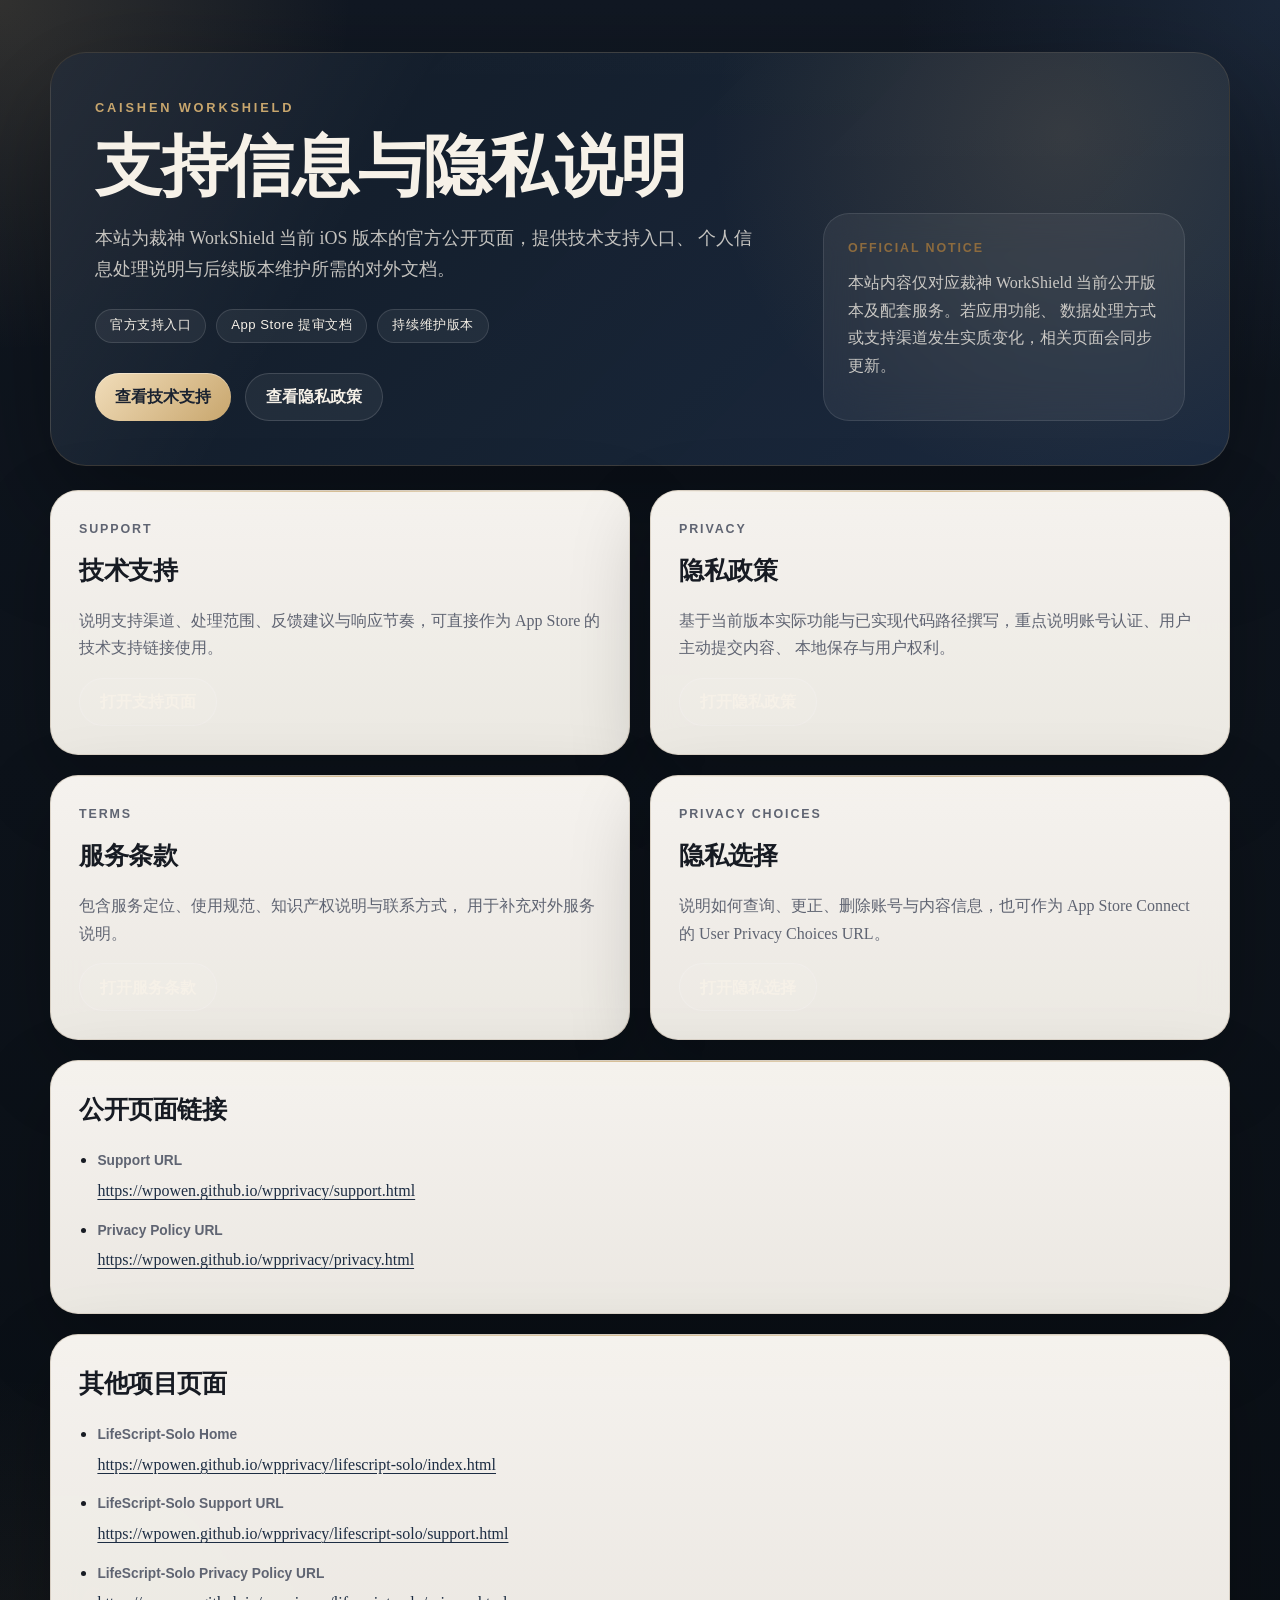
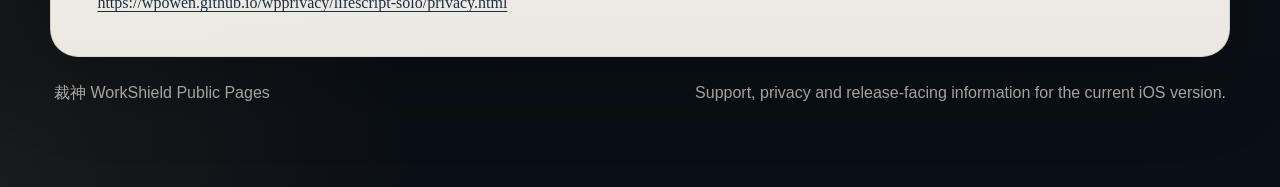
<file: index.html>
<!DOCTYPE html>
<html lang="zh-CN">
  <head>
    <meta charset="UTF-8" />
    <meta name="viewport" content="width=device-width, initial-scale=1.0" />
    <title>裁神 WorkShield | 支持与隐私</title>
    <meta
      name="description"
      content="裁神 WorkShield 官方支持与隐私页面。"
    />
    <link rel="stylesheet" href="./styles.css" />
  </head>
  <body class="landing-page">
    <main class="site-shell">
      <header class="hero-block">
        <div class="hero-copy">
          <p class="eyebrow">CaiShen WorkShield</p>
          <h1>支持信息与隐私说明</h1>
          <p class="hero-lead">
            本站为裁神 WorkShield 当前 iOS 版本的官方公开页面，提供技术支持入口、
            个人信息处理说明与后续版本维护所需的对外文档。
          </p>
          <div class="hero-strip">
            <span>官方支持入口</span>
            <span>App Store 提审文档</span>
            <span>持续维护版本</span>
          </div>
          <div class="hero-actions">
            <a class="primary-link" href="./support.html">查看技术支持</a>
            <a class="secondary-link" href="./privacy.html">查看隐私政策</a>
          </div>
        </div>

        <div class="hero-note">
          <p class="note-label">Official Notice</p>
          <p class="note-text">
            本站内容仅对应裁神 WorkShield 当前公开版本及配套服务。若应用功能、
            数据处理方式或支持渠道发生实质变化，相关页面会同步更新。
          </p>
        </div>
      </header>

      <section class="intro-grid">
        <article class="feature-panel">
          <p class="feature-kicker">Support</p>
          <h2>技术支持</h2>
          <p>
            说明支持渠道、处理范围、反馈建议与响应节奏，可直接作为 App Store 的
            技术支持链接使用。
          </p>
          <a class="inline-link" href="./support.html">打开支持页面</a>
        </article>

        <article class="feature-panel">
          <p class="feature-kicker">Privacy</p>
          <h2>隐私政策</h2>
          <p>
            基于当前版本实际功能与已实现代码路径撰写，重点说明账号认证、用户主动提交内容、
            本地保存与用户权利。
          </p>
          <a class="inline-link" href="./privacy.html">打开隐私政策</a>
        </article>
      </section>

      <section class="intro-grid intro-grid-secondary">
        <article class="feature-panel">
          <p class="feature-kicker">Terms</p>
          <h2>服务条款</h2>
          <p>
            包含服务定位、使用规范、知识产权说明与联系方式，
            用于补充对外服务说明。
          </p>
          <a class="inline-link" href="./terms.html">打开服务条款</a>
        </article>

        <article class="feature-panel">
          <p class="feature-kicker">Privacy Choices</p>
          <h2>隐私选择</h2>
          <p>
            说明如何查询、更正、删除账号与内容信息，也可作为 App Store Connect 的
            User Privacy Choices URL。
          </p>
          <a class="inline-link" href="./rights.html">打开隐私选择</a>
        </article>
      </section>

      <section class="route-panel">
        <h2>公开页面链接</h2>
        <ul class="route-list">
          <li>
            <span>Support URL</span>
            <a href="https://wpowen.github.io/wpprivacy/support.html">
              https://wpowen.github.io/wpprivacy/support.html
            </a>
          </li>
          <li>
            <span>Privacy Policy URL</span>
            <a href="https://wpowen.github.io/wpprivacy/privacy.html">
              https://wpowen.github.io/wpprivacy/privacy.html
            </a>
          </li>
        </ul>
      </section>

      <section class="route-panel">
        <h2>其他项目页面</h2>
        <ul class="route-list">
          <li>
            <span>LifeScript-Solo Home</span>
            <a href="https://wpowen.github.io/wpprivacy/lifescript-solo/index.html">
              https://wpowen.github.io/wpprivacy/lifescript-solo/index.html
            </a>
          </li>
          <li>
            <span>LifeScript-Solo Support URL</span>
            <a href="https://wpowen.github.io/wpprivacy/lifescript-solo/support.html">
              https://wpowen.github.io/wpprivacy/lifescript-solo/support.html
            </a>
          </li>
          <li>
            <span>LifeScript-Solo Privacy Policy URL</span>
            <a href="https://wpowen.github.io/wpprivacy/lifescript-solo/privacy.html">
              https://wpowen.github.io/wpprivacy/lifescript-solo/privacy.html
            </a>
          </li>
        </ul>
      </section>

      <footer class="site-footer">
        <p>裁神 WorkShield Public Pages</p>
        <p>Support, privacy and release-facing information for the current iOS version.</p>
      </footer>
    </main>
  </body>
</html>
</file>
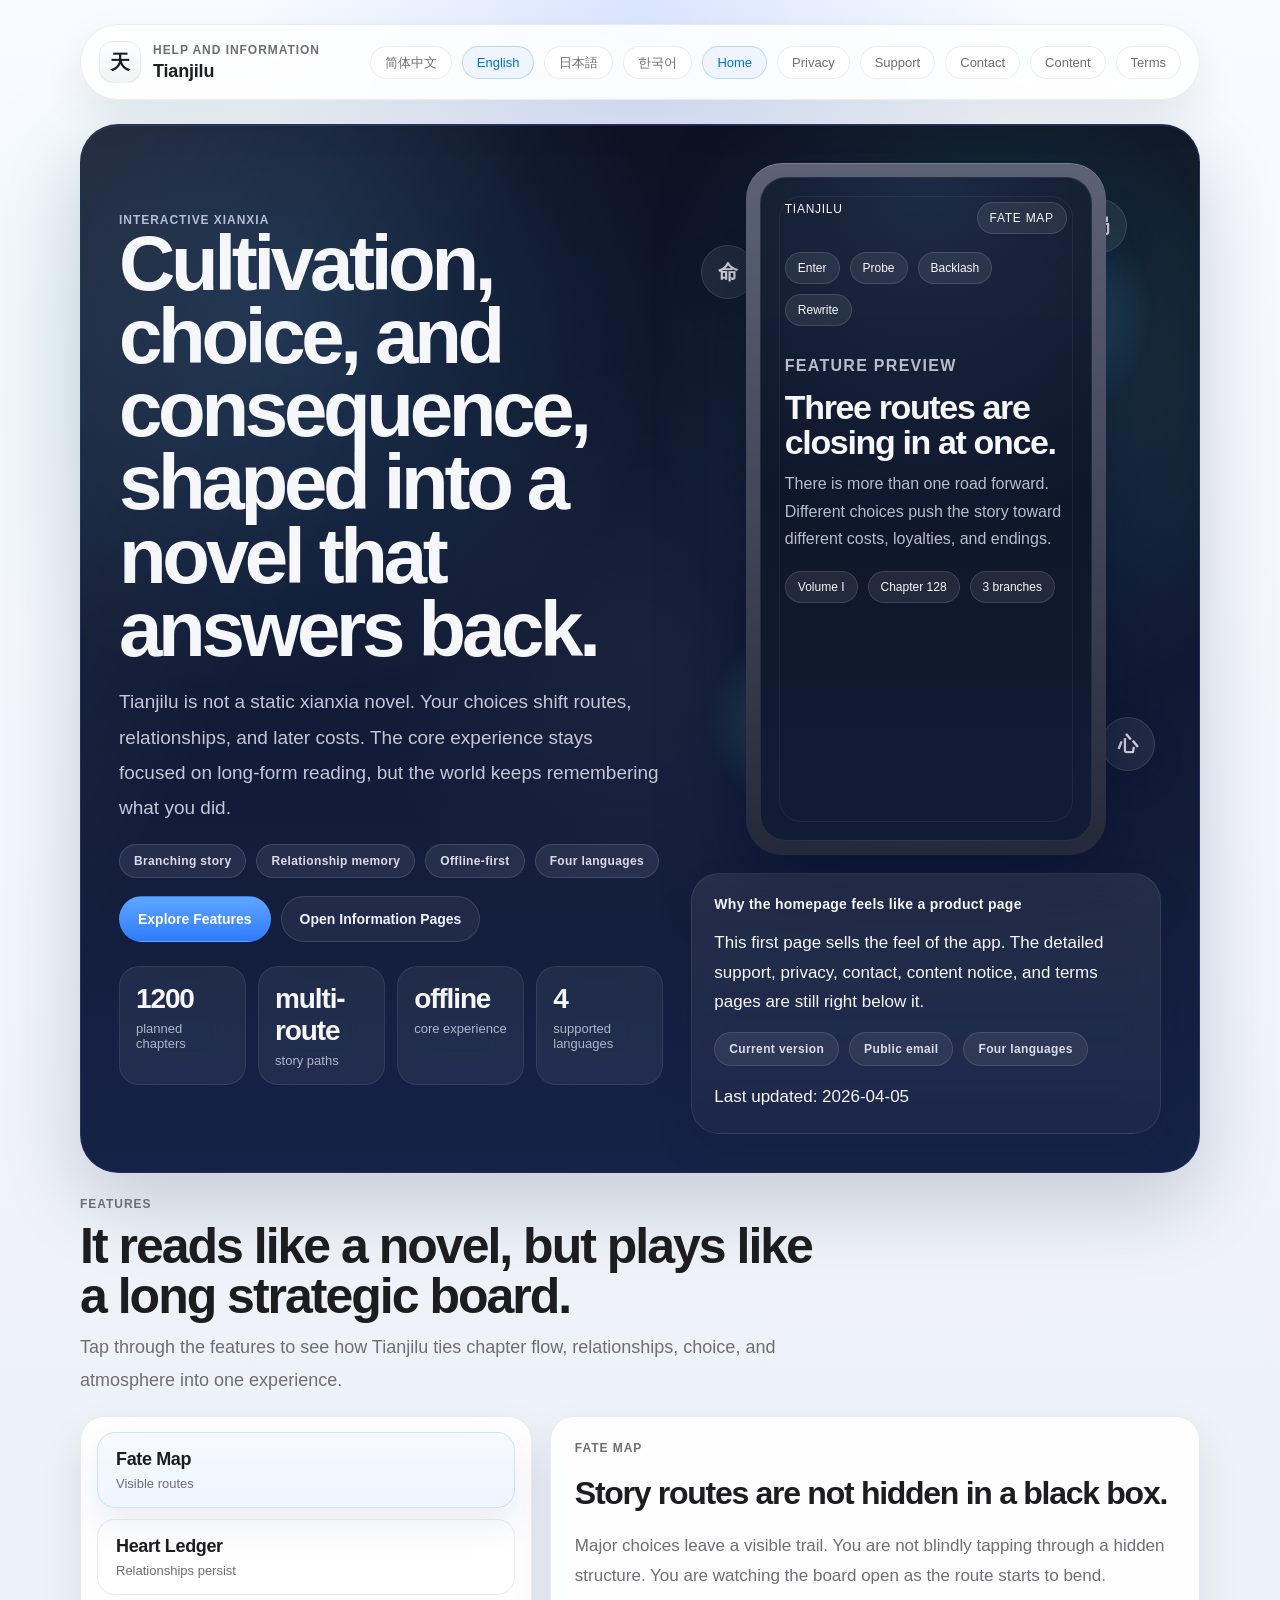
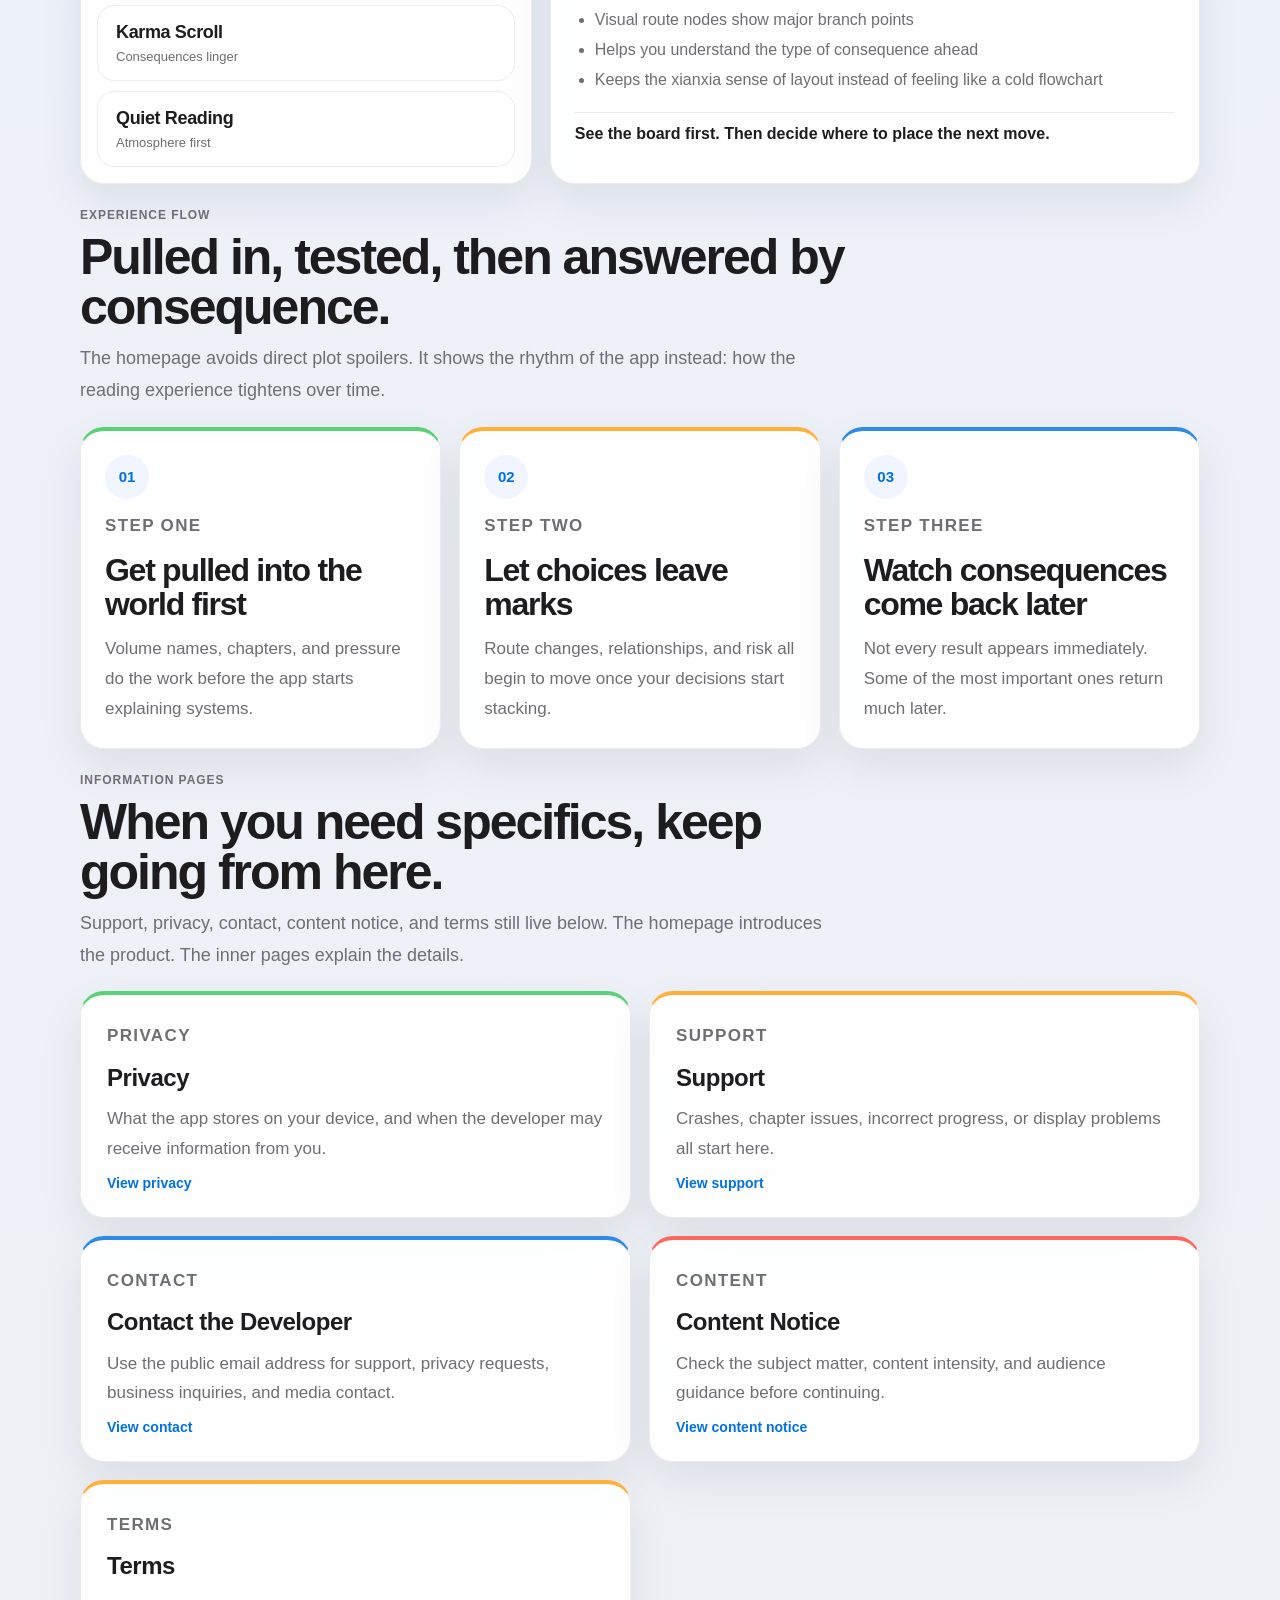
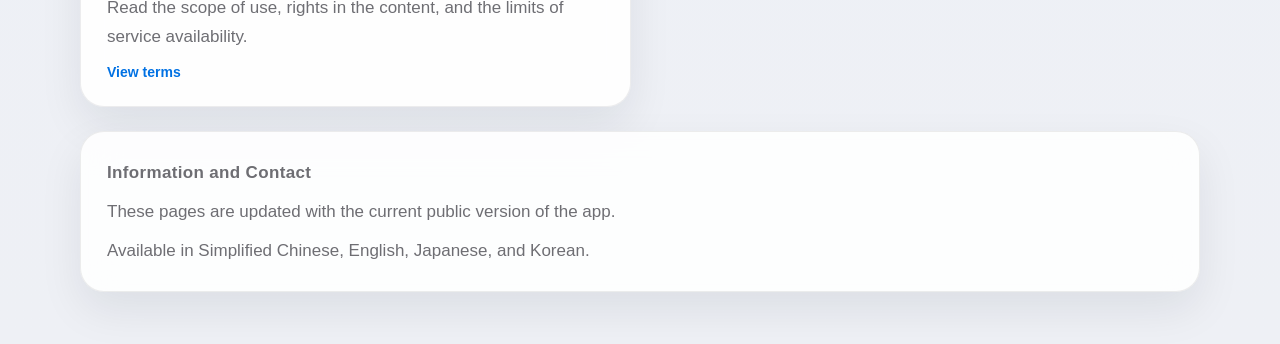
<file: lifescript-solo/index.html>
<!doctype html>
<html lang="zh-Hans">
  <head>
    <meta charset="utf-8" />
    <meta name="viewport" content="width=device-width, initial-scale=1" />
    <title>天机录</title>
    <meta
      name="description"
      content="一部会回应选择的仙侠互动小说。查看功能亮点，并继续访问支持、隐私、联系、内容提示与服务条款。"
    />
    <link rel="stylesheet" href="./styles.css?v=20260405-5" />
    <script defer src="./translations.js?v=20260405-1"></script>
    <script defer src="./copy-overrides.js?v=20260405-5"></script>
    <script defer src="./site.js?v=20260405-5"></script>
  </head>
  <body data-page="home">
    <main id="app" class="page-shell"></main>
    <noscript>
      <main class="page-shell">
        <div class="empty-state">This site requires JavaScript to render multilingual content.</div>
      </main>
    </noscript>
  </body>
</html>
</file>
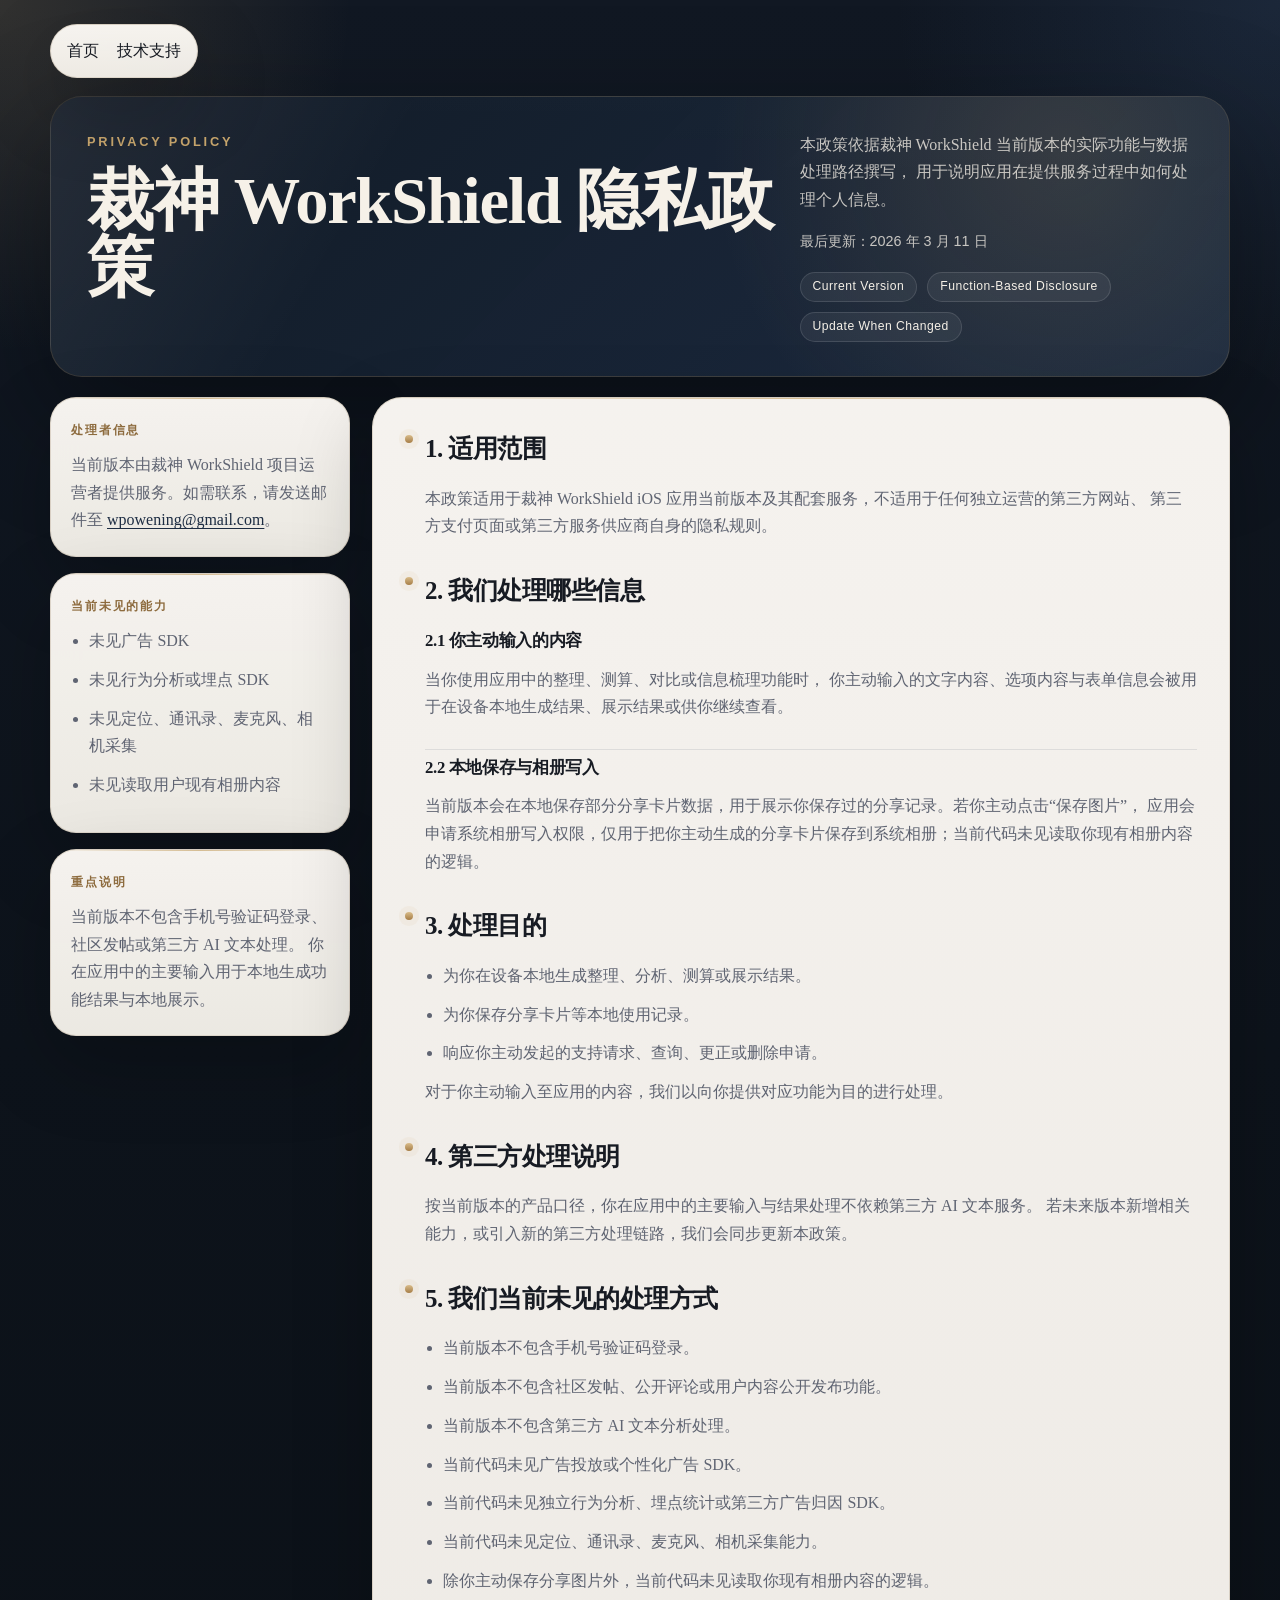
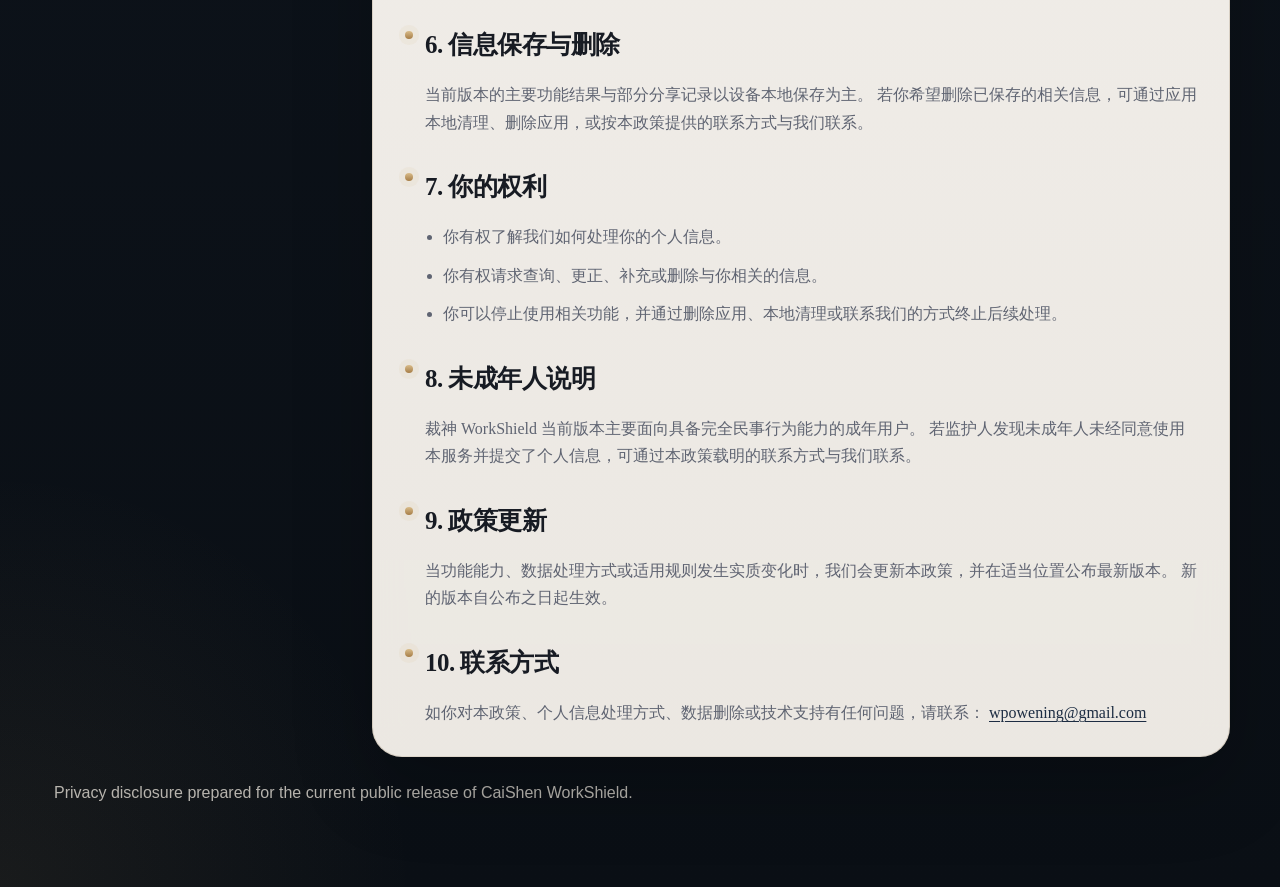
<file: privacy.html>
<!DOCTYPE html>
<html lang="zh-CN">
  <head>
    <meta charset="UTF-8" />
    <meta name="viewport" content="width=device-width, initial-scale=1.0" />
    <title>裁神 WorkShield 隐私政策</title>
    <meta
      name="description"
      content="裁神 WorkShield 隐私政策。"
    />
    <link rel="stylesheet" href="./styles.css" />
  </head>
  <body>
    <main class="site-shell document-shell">
      <nav class="document-nav">
        <a href="./index.html">首页</a>
        <a href="./support.html">技术支持</a>
      </nav>

      <header class="document-hero">
        <div>
          <p class="eyebrow">Privacy Policy</p>
          <h1>裁神 WorkShield 隐私政策</h1>
        </div>
        <div class="meta-stack">
          <p class="document-summary">
            本政策依据裁神 WorkShield 当前版本的实际功能与数据处理路径撰写，
            用于说明应用在提供服务过程中如何处理个人信息。
          </p>
          <p class="policy-meta">最后更新：2026 年 3 月 11 日</p>
          <div class="hero-strip hero-strip-compact">
            <span>Current Version</span>
            <span>Function-Based Disclosure</span>
            <span>Update When Changed</span>
          </div>
        </div>
      </header>

      <section class="document-grid">
        <aside class="document-aside">
          <div class="aside-card">
            <p class="aside-title">处理者信息</p>
            <p class="aside-text">
              当前版本由裁神 WorkShield 项目运营者提供服务。如需联系，请发送邮件至
              <a href="mailto:wpowening@gmail.com">wpowening@gmail.com</a>。
            </p>
          </div>

          <div class="aside-card">
            <p class="aside-title">当前未见的能力</p>
            <ul class="aside-list">
              <li>未见广告 SDK</li>
              <li>未见行为分析或埋点 SDK</li>
              <li>未见定位、通讯录、麦克风、相机采集</li>
              <li>未见读取用户现有相册内容</li>
            </ul>
          </div>

          <div class="aside-card">
            <p class="aside-title">重点说明</p>
            <p class="aside-text">
              当前版本不包含手机号验证码登录、社区发帖或第三方 AI 文本处理。
              你在应用中的主要输入用于本地生成功能结果与本地展示。
            </p>
          </div>
        </aside>

        <article class="document-body">
          <section class="document-section">
            <h2>1. 适用范围</h2>
            <p>
              本政策适用于裁神 WorkShield iOS 应用当前版本及其配套服务，不适用于任何独立运营的第三方网站、
              第三方支付页面或第三方服务供应商自身的隐私规则。
            </p>
          </section>

          <section class="document-section">
            <h2>2. 我们处理哪些信息</h2>
            <div class="legal-block">
              <h3>2.1 你主动输入的内容</h3>
              <p>
                当你使用应用中的整理、测算、对比或信息梳理功能时，
                你主动输入的文字内容、选项内容与表单信息会被用于在设备本地生成结果、展示结果或供你继续查看。
              </p>
            </div>
            <div class="legal-block">
              <h3>2.2 本地保存与相册写入</h3>
              <p>
                当前版本会在本地保存部分分享卡片数据，用于展示你保存过的分享记录。若你主动点击“保存图片”，
                应用会申请系统相册写入权限，仅用于把你主动生成的分享卡片保存到系统相册；当前代码未见读取你现有相册内容的逻辑。
              </p>
            </div>
          </section>

          <section class="document-section">
            <h2>3. 处理目的</h2>
            <ul class="legal-list">
              <li>为你在设备本地生成整理、分析、测算或展示结果。</li>
              <li>为你保存分享卡片等本地使用记录。</li>
              <li>响应你主动发起的支持请求、查询、更正或删除申请。</li>
            </ul>
            <p>
              对于你主动输入至应用的内容，我们以向你提供对应功能为目的进行处理。
            </p>
          </section>

          <section class="document-section">
            <h2>4. 第三方处理说明</h2>
            <p>
              按当前版本的产品口径，你在应用中的主要输入与结果处理不依赖第三方 AI 文本服务。
              若未来版本新增相关能力，或引入新的第三方处理链路，我们会同步更新本政策。
            </p>
          </section>

          <section class="document-section">
            <h2>5. 我们当前未见的处理方式</h2>
            <ul class="legal-list">
              <li>当前版本不包含手机号验证码登录。</li>
              <li>当前版本不包含社区发帖、公开评论或用户内容公开发布功能。</li>
              <li>当前版本不包含第三方 AI 文本分析处理。</li>
              <li>当前代码未见广告投放或个性化广告 SDK。</li>
              <li>当前代码未见独立行为分析、埋点统计或第三方广告归因 SDK。</li>
              <li>当前代码未见定位、通讯录、麦克风、相机采集能力。</li>
              <li>除你主动保存分享图片外，当前代码未见读取你现有相册内容的逻辑。</li>
            </ul>
          </section>

          <section class="document-section">
            <h2>6. 信息保存与删除</h2>
            <p>
              当前版本的主要功能结果与部分分享记录以设备本地保存为主。
              若你希望删除已保存的相关信息，可通过应用本地清理、删除应用，或按本政策提供的联系方式与我们联系。
            </p>
          </section>

          <section class="document-section">
            <h2>7. 你的权利</h2>
            <ul class="legal-list">
              <li>你有权了解我们如何处理你的个人信息。</li>
              <li>你有权请求查询、更正、补充或删除与你相关的信息。</li>
              <li>你可以停止使用相关功能，并通过删除应用、本地清理或联系我们的方式终止后续处理。</li>
            </ul>
          </section>

          <section class="document-section">
            <h2>8. 未成年人说明</h2>
            <p>
              裁神 WorkShield 当前版本主要面向具备完全民事行为能力的成年用户。
              若监护人发现未成年人未经同意使用本服务并提交了个人信息，可通过本政策载明的联系方式与我们联系。
            </p>
          </section>

          <section class="document-section">
            <h2>9. 政策更新</h2>
            <p>
              当功能能力、数据处理方式或适用规则发生实质变化时，我们会更新本政策，并在适当位置公布最新版本。
              新的版本自公布之日起生效。
            </p>
          </section>

          <section class="document-section">
            <h2>10. 联系方式</h2>
            <p>
              如你对本政策、个人信息处理方式、数据删除或技术支持有任何问题，请联系：
              <a href="mailto:wpowening@gmail.com">wpowening@gmail.com</a>
            </p>
          </section>
        </article>
      </section>

      <footer class="site-footer site-footer-light">
        <p>Privacy disclosure prepared for the current public release of CaiShen WorkShield.</p>
      </footer>
    </main>
  </body>
</html>
</file>
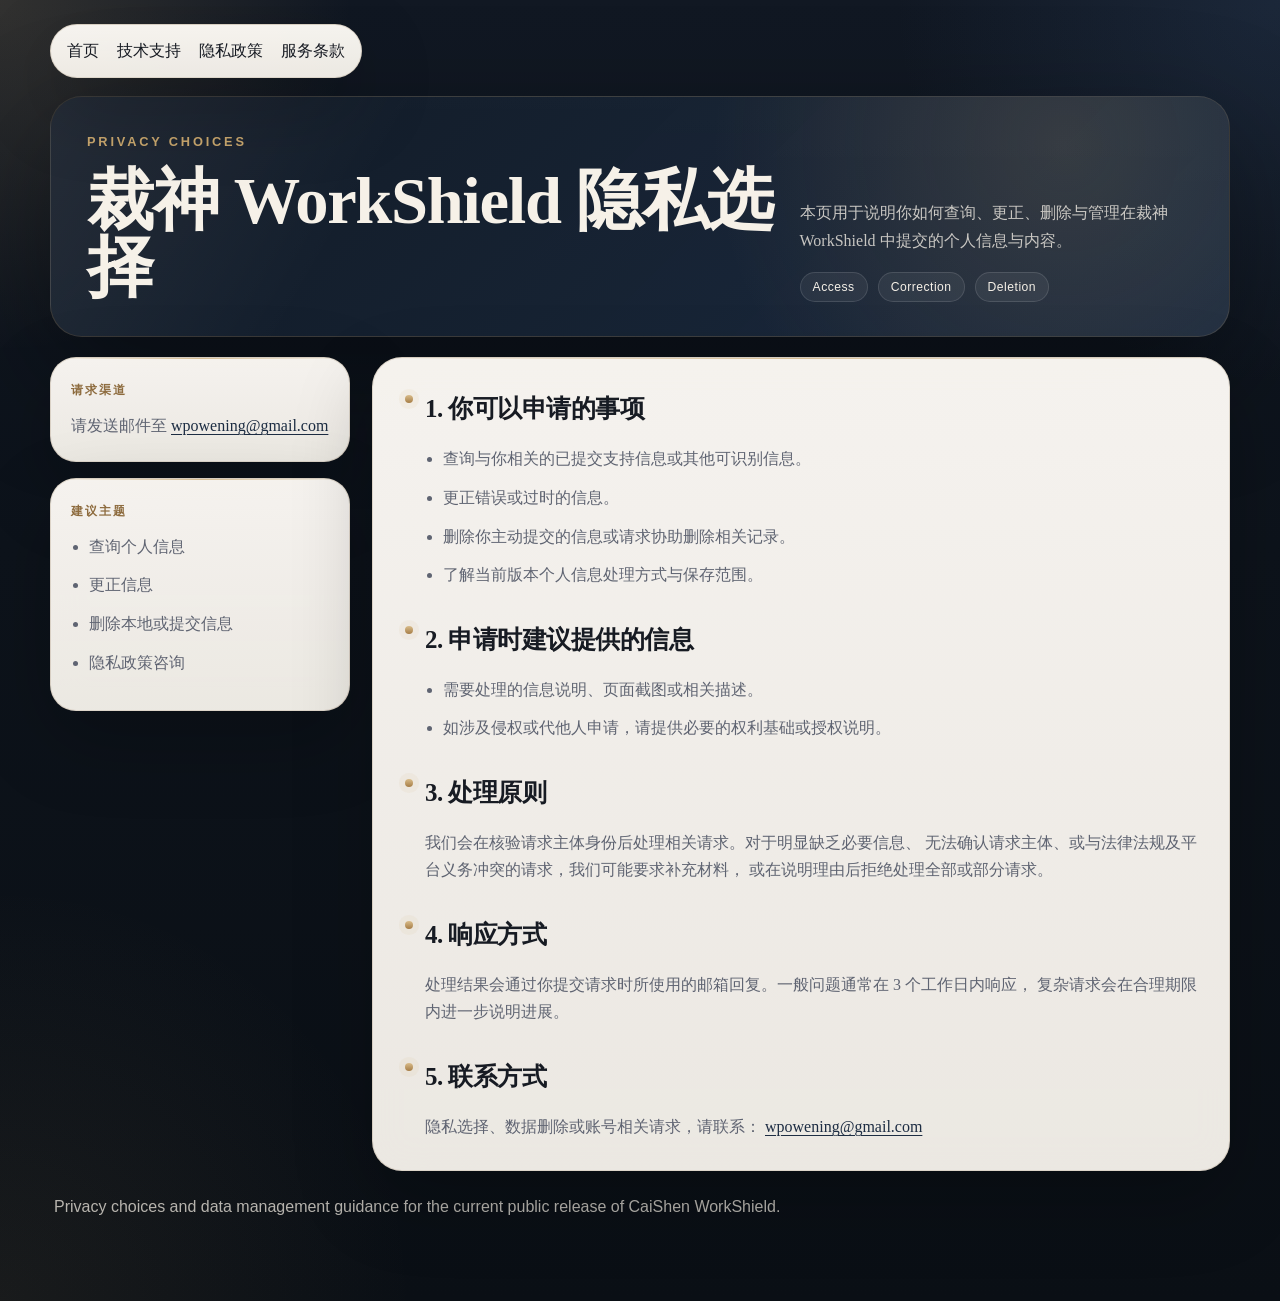
<file: rights.html>
<!DOCTYPE html>
<html lang="zh-CN">
  <head>
    <meta charset="UTF-8" />
    <meta name="viewport" content="width=device-width, initial-scale=1.0" />
    <title>裁神 WorkShield 隐私选择</title>
    <meta
      name="description"
      content="裁神 WorkShield 隐私选择、查询、更正与删除申请说明。"
    />
    <link rel="stylesheet" href="./styles.css" />
  </head>
  <body>
    <main class="site-shell document-shell">
      <nav class="document-nav">
        <a href="./index.html">首页</a>
        <a href="./support.html">技术支持</a>
        <a href="./privacy.html">隐私政策</a>
        <a href="./terms.html">服务条款</a>
      </nav>

      <header class="document-hero">
        <div>
          <p class="eyebrow">Privacy Choices</p>
          <h1>裁神 WorkShield 隐私选择</h1>
        </div>
        <div class="meta-stack">
          <p class="document-summary">
            本页用于说明你如何查询、更正、删除与管理在裁神 WorkShield 中提交的个人信息与内容。
          </p>
          <div class="hero-strip hero-strip-compact">
            <span>Access</span>
            <span>Correction</span>
            <span>Deletion</span>
          </div>
        </div>
      </header>

      <section class="document-grid">
        <aside class="document-aside">
          <div class="aside-card">
            <p class="aside-title">请求渠道</p>
            <p class="aside-text">
              请发送邮件至
              <a href="mailto:wpowening@gmail.com">wpowening@gmail.com</a>
            </p>
          </div>
          <div class="aside-card">
            <p class="aside-title">建议主题</p>
            <ul class="aside-list">
              <li>查询个人信息</li>
              <li>更正信息</li>
              <li>删除本地或提交信息</li>
              <li>隐私政策咨询</li>
            </ul>
          </div>
        </aside>

        <article class="document-body">
          <section class="document-section">
            <h2>1. 你可以申请的事项</h2>
            <ul class="legal-list">
              <li>查询与你相关的已提交支持信息或其他可识别信息。</li>
              <li>更正错误或过时的信息。</li>
              <li>删除你主动提交的信息或请求协助删除相关记录。</li>
              <li>了解当前版本个人信息处理方式与保存范围。</li>
            </ul>
          </section>

          <section class="document-section">
            <h2>2. 申请时建议提供的信息</h2>
            <ul class="legal-list">
              <li>需要处理的信息说明、页面截图或相关描述。</li>
              <li>如涉及侵权或代他人申请，请提供必要的权利基础或授权说明。</li>
            </ul>
          </section>

          <section class="document-section">
            <h2>3. 处理原则</h2>
            <p>
              我们会在核验请求主体身份后处理相关请求。对于明显缺乏必要信息、
              无法确认请求主体、或与法律法规及平台义务冲突的请求，我们可能要求补充材料，
              或在说明理由后拒绝处理全部或部分请求。
            </p>
          </section>

          <section class="document-section">
            <h2>4. 响应方式</h2>
            <p>
              处理结果会通过你提交请求时所使用的邮箱回复。一般问题通常在 3 个工作日内响应，
              复杂请求会在合理期限内进一步说明进展。
            </p>
          </section>

          <section class="document-section">
            <h2>5. 联系方式</h2>
            <p>
              隐私选择、数据删除或账号相关请求，请联系：
              <a href="mailto:wpowening@gmail.com">wpowening@gmail.com</a>
            </p>
          </section>
        </article>
      </section>

      <footer class="site-footer site-footer-light">
        <p>Privacy choices and data management guidance for the current public release of CaiShen WorkShield.</p>
      </footer>
    </main>
  </body>
</html>
</file>
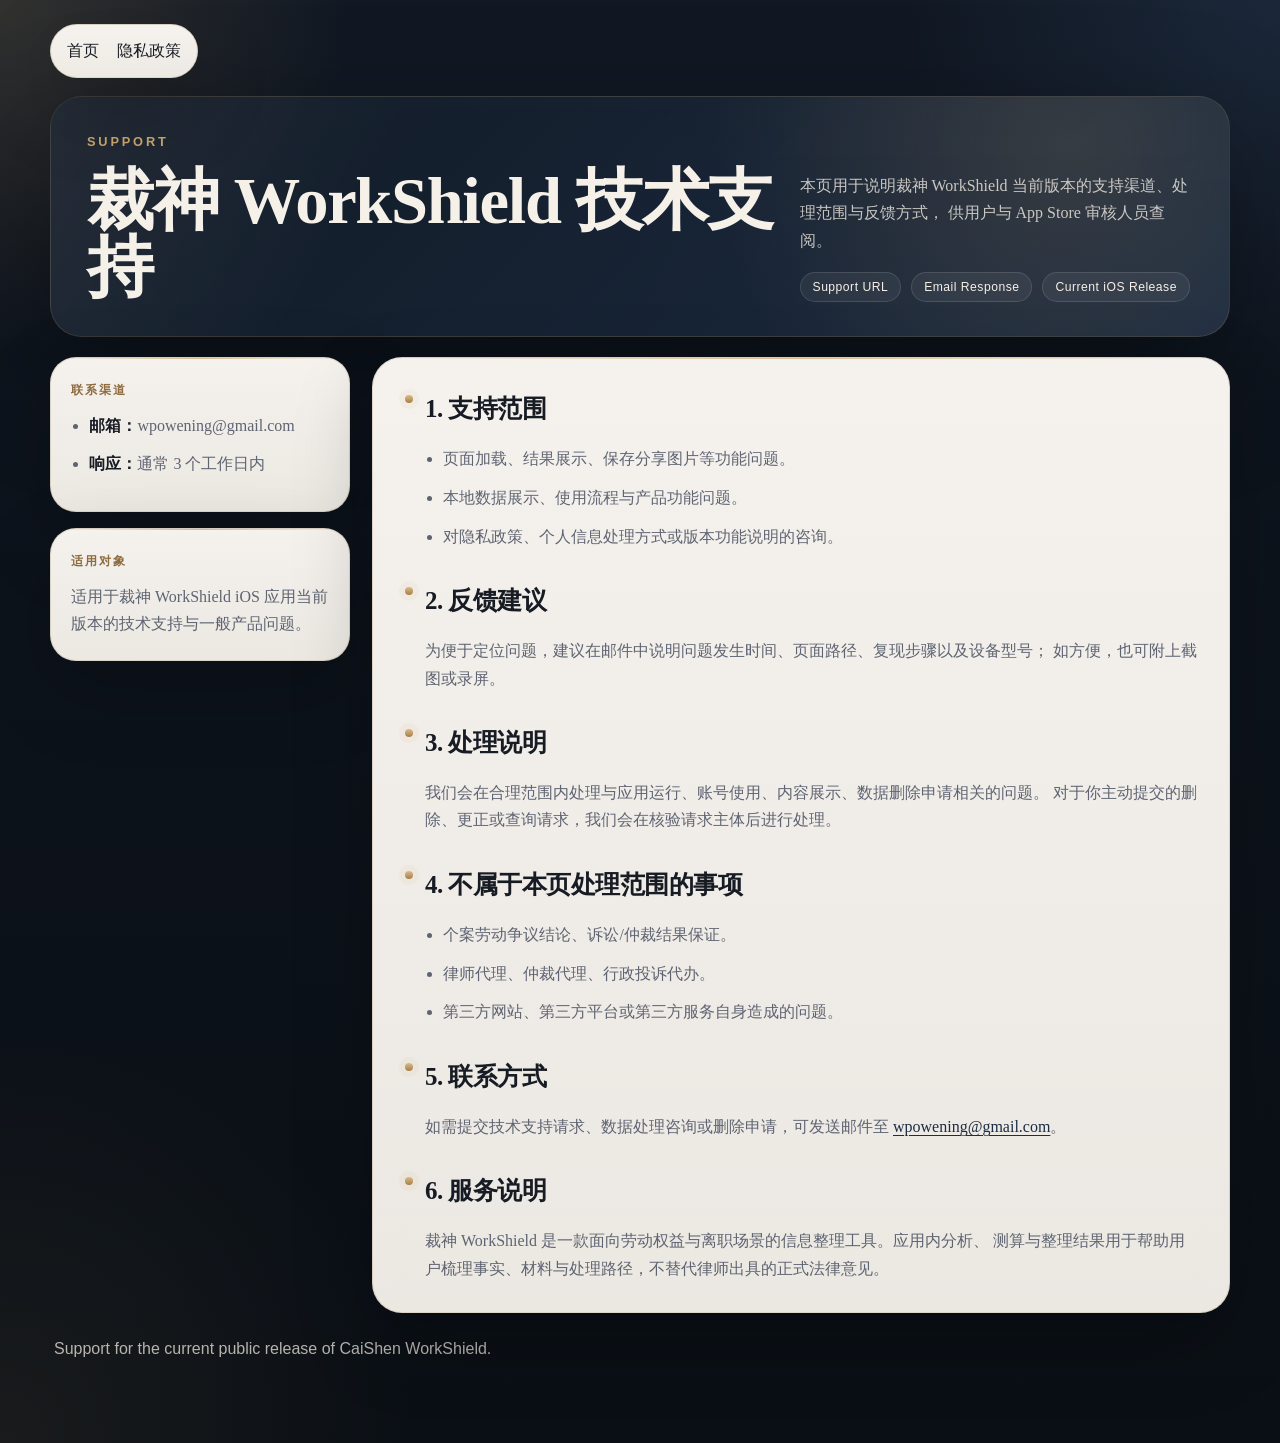
<file: support.html>
<!DOCTYPE html>
<html lang="zh-CN">
  <head>
    <meta charset="UTF-8" />
    <meta name="viewport" content="width=device-width, initial-scale=1.0" />
    <title>裁神 WorkShield 技术支持</title>
    <meta
      name="description"
      content="裁神 WorkShield 技术支持页面。"
    />
    <link rel="stylesheet" href="./styles.css" />
  </head>
  <body>
    <main class="site-shell document-shell">
      <nav class="document-nav">
        <a href="./index.html">首页</a>
        <a href="./privacy.html">隐私政策</a>
      </nav>

      <header class="document-hero">
        <div>
          <p class="eyebrow">Support</p>
          <h1>裁神 WorkShield 技术支持</h1>
        </div>
        <div class="meta-stack">
          <p class="document-summary">
            本页用于说明裁神 WorkShield 当前版本的支持渠道、处理范围与反馈方式，
            供用户与 App Store 审核人员查阅。
          </p>
          <div class="hero-strip hero-strip-compact">
            <span>Support URL</span>
            <span>Email Response</span>
            <span>Current iOS Release</span>
          </div>
        </div>
      </header>

      <section class="document-grid">
        <aside class="document-aside">
          <div class="aside-card">
            <p class="aside-title">联系渠道</p>
            <ul class="aside-list">
              <li><strong>邮箱：</strong>wpowening@gmail.com</li>
              <li><strong>响应：</strong>通常 3 个工作日内</li>
            </ul>
          </div>

          <div class="aside-card">
            <p class="aside-title">适用对象</p>
            <p class="aside-text">
              适用于裁神 WorkShield iOS 应用当前版本的技术支持与一般产品问题。
            </p>
          </div>
        </aside>

        <article class="document-body">
          <section class="document-section">
            <h2>1. 支持范围</h2>
            <ul class="legal-list">
              <li>页面加载、结果展示、保存分享图片等功能问题。</li>
              <li>本地数据展示、使用流程与产品功能问题。</li>
              <li>对隐私政策、个人信息处理方式或版本功能说明的咨询。</li>
            </ul>
          </section>

          <section class="document-section">
            <h2>2. 反馈建议</h2>
            <p>
              为便于定位问题，建议在邮件中说明问题发生时间、页面路径、复现步骤以及设备型号；
              如方便，也可附上截图或录屏。
            </p>
          </section>

          <section class="document-section">
            <h2>3. 处理说明</h2>
            <p>
              我们会在合理范围内处理与应用运行、账号使用、内容展示、数据删除申请相关的问题。
              对于你主动提交的删除、更正或查询请求，我们会在核验请求主体后进行处理。
            </p>
          </section>

          <section class="document-section">
            <h2>4. 不属于本页处理范围的事项</h2>
            <ul class="legal-list">
              <li>个案劳动争议结论、诉讼/仲裁结果保证。</li>
              <li>律师代理、仲裁代理、行政投诉代办。</li>
              <li>第三方网站、第三方平台或第三方服务自身造成的问题。</li>
            </ul>
          </section>

          <section class="document-section">
            <h2>5. 联系方式</h2>
            <p>
              如需提交技术支持请求、数据处理咨询或删除申请，可发送邮件至
              <a href="mailto:wpowening@gmail.com">wpowening@gmail.com</a>。
            </p>
          </section>

          <section class="document-section">
            <h2>6. 服务说明</h2>
            <p>
              裁神 WorkShield 是一款面向劳动权益与离职场景的信息整理工具。应用内分析、
              测算与整理结果用于帮助用户梳理事实、材料与处理路径，不替代律师出具的正式法律意见。
            </p>
          </section>
        </article>
      </section>

      <footer class="site-footer site-footer-light">
        <p>Support for the current public release of CaiShen WorkShield.</p>
      </footer>
    </main>
  </body>
</html>
</file>
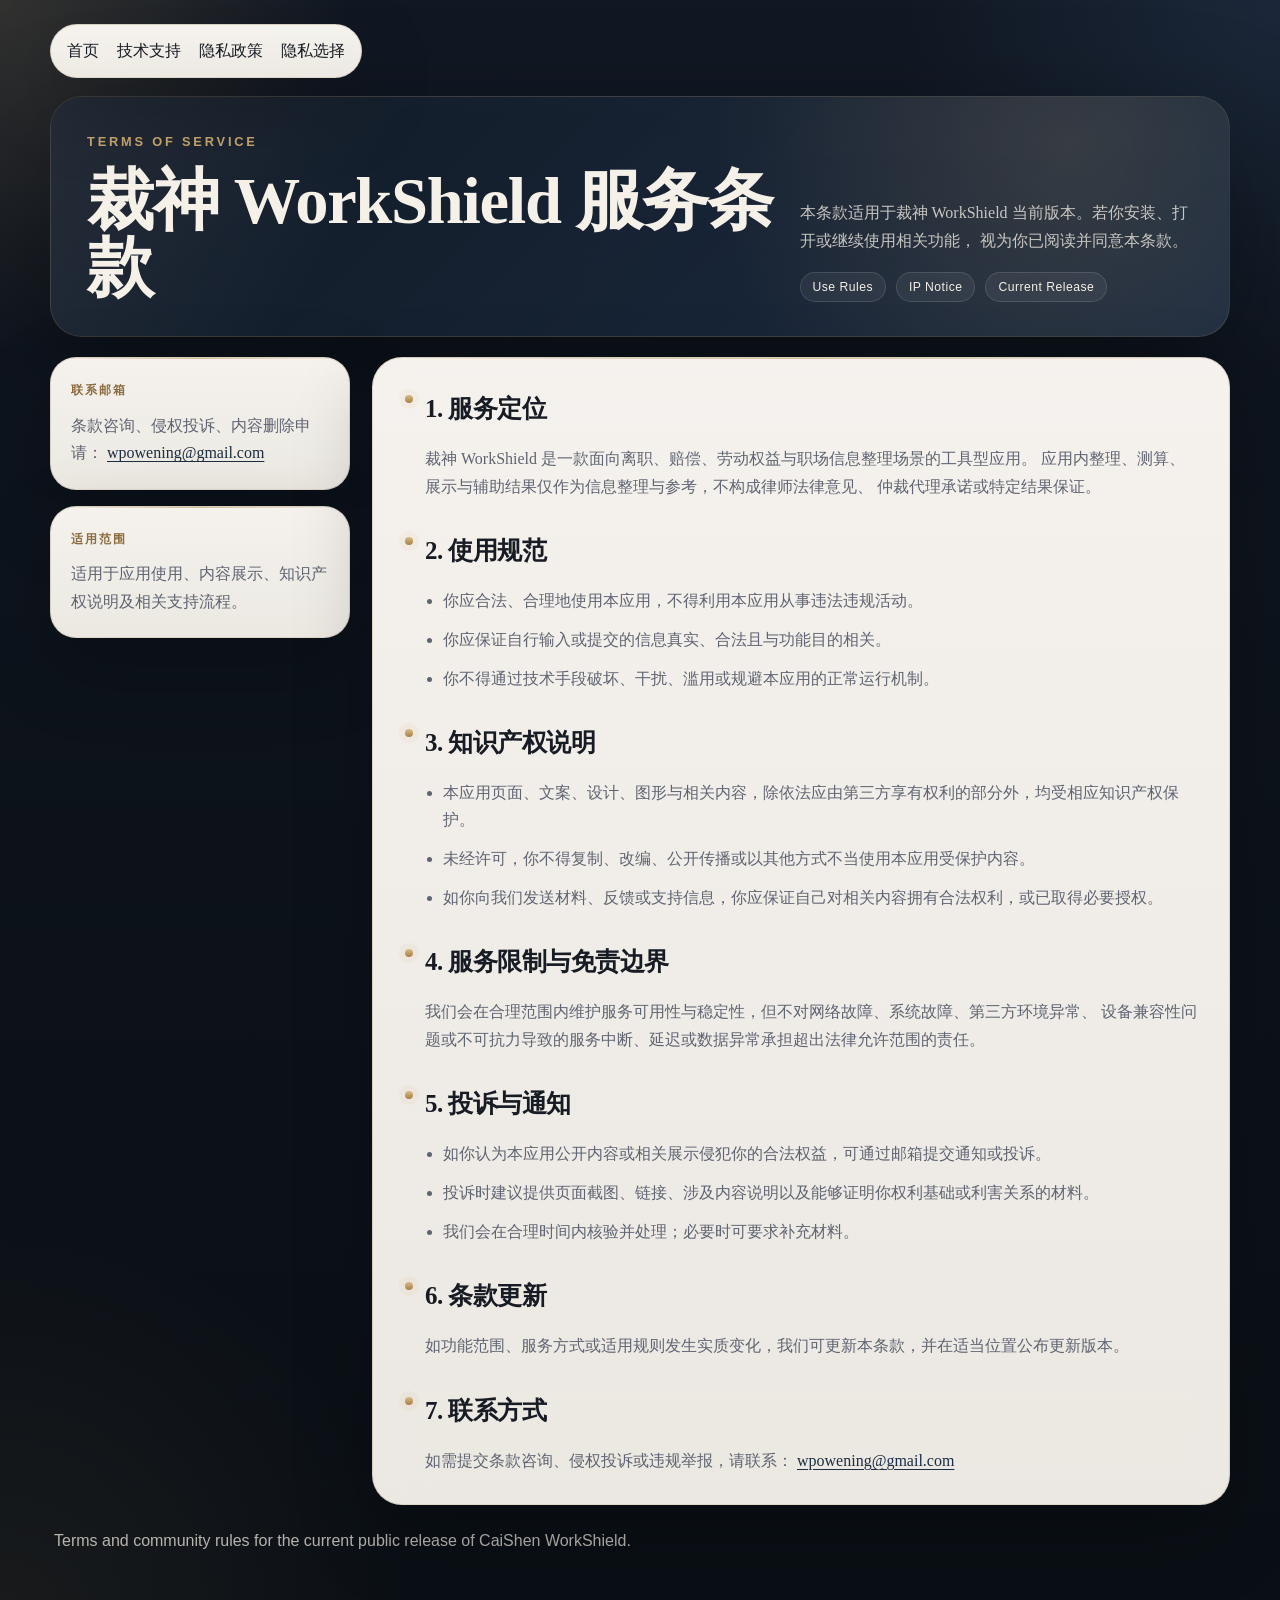
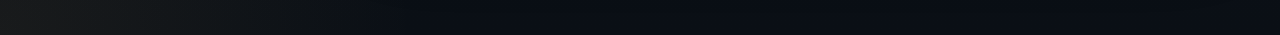
<file: terms.html>
<!DOCTYPE html>
<html lang="zh-CN">
  <head>
    <meta charset="UTF-8" />
    <meta name="viewport" content="width=device-width, initial-scale=1.0" />
    <title>裁神 WorkShield 服务条款</title>
    <meta
      name="description"
      content="裁神 WorkShield 服务条款。"
    />
    <link rel="stylesheet" href="./styles.css" />
  </head>
  <body>
    <main class="site-shell document-shell">
      <nav class="document-nav">
        <a href="./index.html">首页</a>
        <a href="./support.html">技术支持</a>
        <a href="./privacy.html">隐私政策</a>
        <a href="./rights.html">隐私选择</a>
      </nav>

      <header class="document-hero">
        <div>
          <p class="eyebrow">Terms of Service</p>
          <h1>裁神 WorkShield 服务条款</h1>
        </div>
        <div class="meta-stack">
          <p class="document-summary">
            本条款适用于裁神 WorkShield 当前版本。若你安装、打开或继续使用相关功能，
            视为你已阅读并同意本条款。
          </p>
          <div class="hero-strip hero-strip-compact">
            <span>Use Rules</span>
            <span>IP Notice</span>
            <span>Current Release</span>
          </div>
        </div>
      </header>

      <section class="document-grid">
        <aside class="document-aside">
          <div class="aside-card">
            <p class="aside-title">联系邮箱</p>
            <p class="aside-text">
              条款咨询、侵权投诉、内容删除申请：
              <a href="mailto:wpowening@gmail.com">wpowening@gmail.com</a>
            </p>
          </div>
          <div class="aside-card">
            <p class="aside-title">适用范围</p>
            <p class="aside-text">
              适用于应用使用、内容展示、知识产权说明及相关支持流程。
            </p>
          </div>
        </aside>

        <article class="document-body">
          <section class="document-section">
            <h2>1. 服务定位</h2>
            <p>
              裁神 WorkShield 是一款面向离职、赔偿、劳动权益与职场信息整理场景的工具型应用。
              应用内整理、测算、展示与辅助结果仅作为信息整理与参考，不构成律师法律意见、
              仲裁代理承诺或特定结果保证。
            </p>
          </section>

          <section class="document-section">
            <h2>2. 使用规范</h2>
            <ul class="legal-list">
              <li>你应合法、合理地使用本应用，不得利用本应用从事违法违规活动。</li>
              <li>你应保证自行输入或提交的信息真实、合法且与功能目的相关。</li>
              <li>你不得通过技术手段破坏、干扰、滥用或规避本应用的正常运行机制。</li>
            </ul>
          </section>

          <section class="document-section">
            <h2>3. 知识产权说明</h2>
            <ul class="legal-list">
              <li>本应用页面、文案、设计、图形与相关内容，除依法应由第三方享有权利的部分外，均受相应知识产权保护。</li>
              <li>未经许可，你不得复制、改编、公开传播或以其他方式不当使用本应用受保护内容。</li>
              <li>如你向我们发送材料、反馈或支持信息，你应保证自己对相关内容拥有合法权利，或已取得必要授权。</li>
            </ul>
          </section>

          <section class="document-section">
            <h2>4. 服务限制与免责边界</h2>
            <p>
              我们会在合理范围内维护服务可用性与稳定性，但不对网络故障、系统故障、第三方环境异常、
              设备兼容性问题或不可抗力导致的服务中断、延迟或数据异常承担超出法律允许范围的责任。
            </p>
          </section>

          <section class="document-section">
            <h2>5. 投诉与通知</h2>
            <ul class="legal-list">
              <li>如你认为本应用公开内容或相关展示侵犯你的合法权益，可通过邮箱提交通知或投诉。</li>
              <li>投诉时建议提供页面截图、链接、涉及内容说明以及能够证明你权利基础或利害关系的材料。</li>
              <li>我们会在合理时间内核验并处理；必要时可要求补充材料。</li>
            </ul>
          </section>

          <section class="document-section">
            <h2>6. 条款更新</h2>
            <p>
              如功能范围、服务方式或适用规则发生实质变化，我们可更新本条款，并在适当位置公布更新版本。
            </p>
          </section>

          <section class="document-section">
            <h2>7. 联系方式</h2>
            <p>
              如需提交条款咨询、侵权投诉或违规举报，请联系：
              <a href="mailto:wpowening@gmail.com">wpowening@gmail.com</a>
            </p>
          </section>
        </article>
      </section>

      <footer class="site-footer site-footer-light">
        <p>Terms and community rules for the current public release of CaiShen WorkShield.</p>
      </footer>
    </main>
  </body>
</html>
</file>
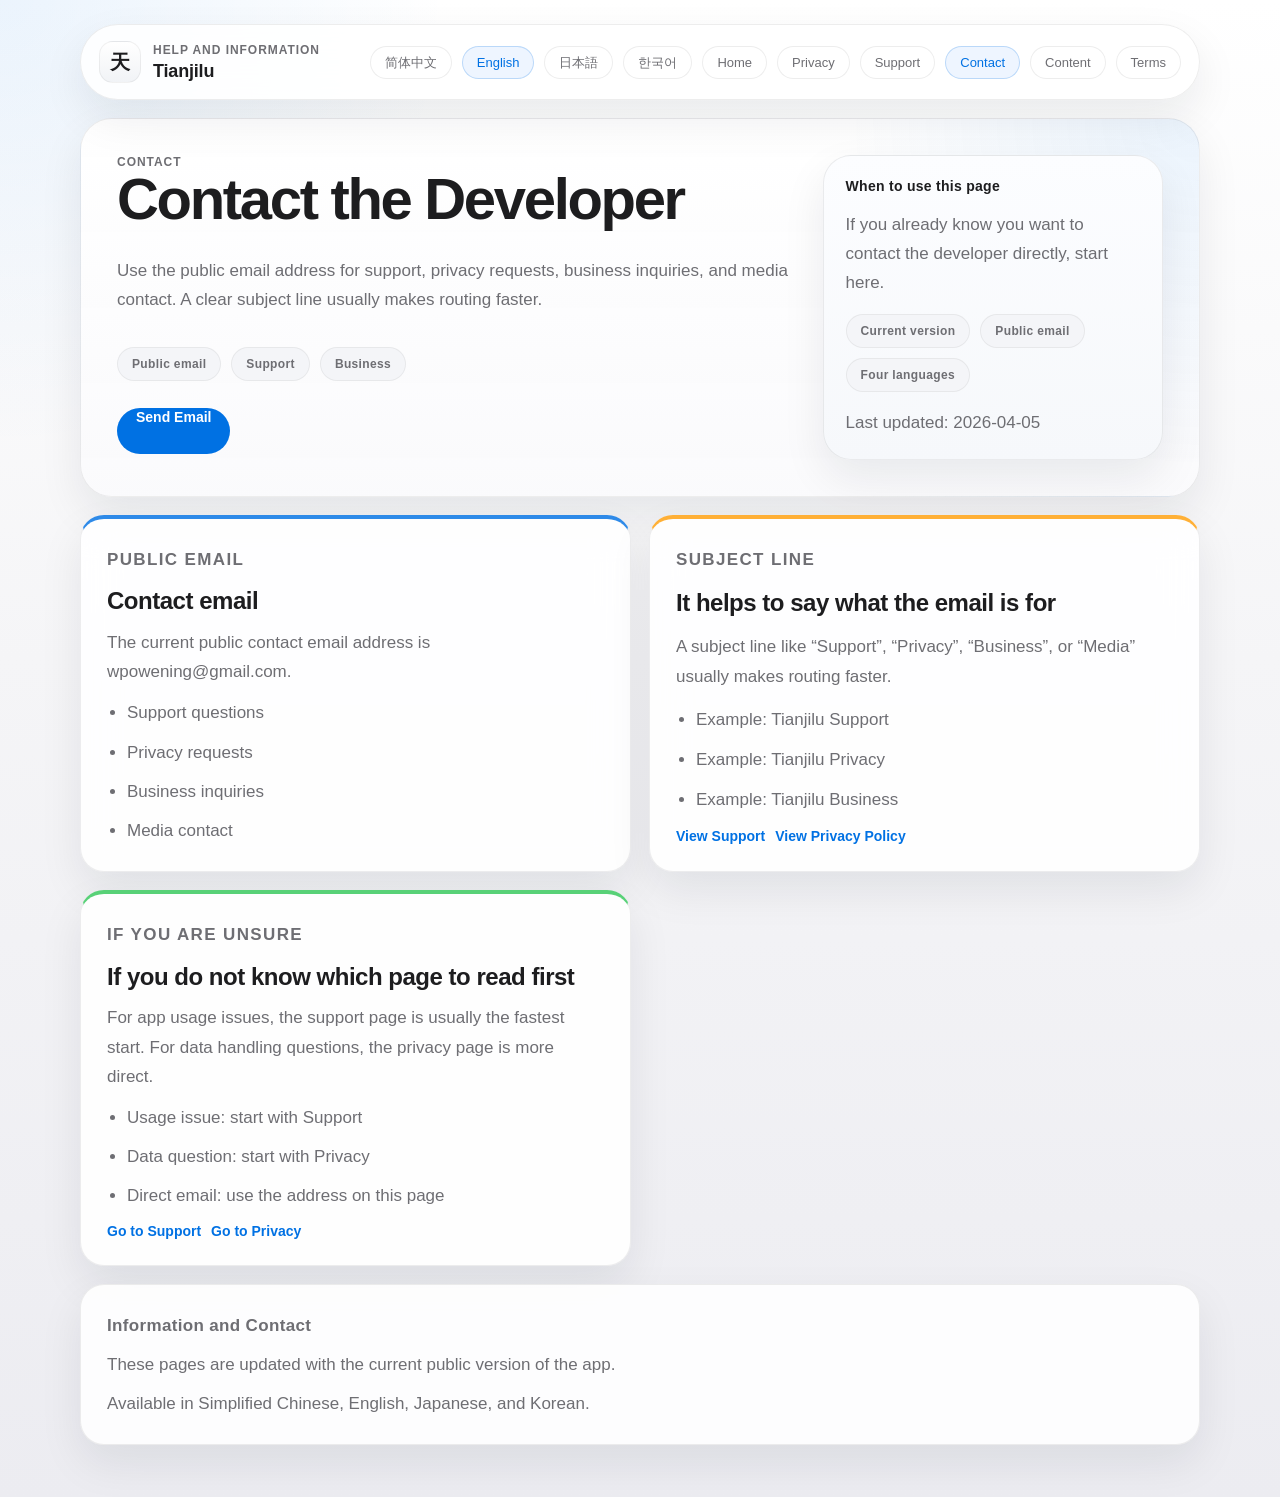
<file: lifescript-solo/contact.html>
<!doctype html>
<html lang="zh-Hans">
  <head>
    <meta charset="utf-8" />
    <meta name="viewport" content="width=device-width, initial-scale=1" />
    <title>天机录 · 联系开发者</title>
    <meta
      name="description"
      content="支持问题、隐私请求、合作咨询和媒体联系，均可使用公开邮箱。"
    />
    <link rel="stylesheet" href="./styles.css?v=20260405-5" />
    <script defer src="./translations.js?v=20260405-1"></script>
    <script defer src="./copy-overrides.js?v=20260405-5"></script>
    <script defer src="./site.js?v=20260405-5"></script>
  </head>
  <body data-page="contact">
    <main id="app" class="page-shell"></main>
    <noscript>
      <main class="page-shell">
        <div class="empty-state">This site requires JavaScript to render multilingual content.</div>
      </main>
    </noscript>
  </body>
</html>
</file>
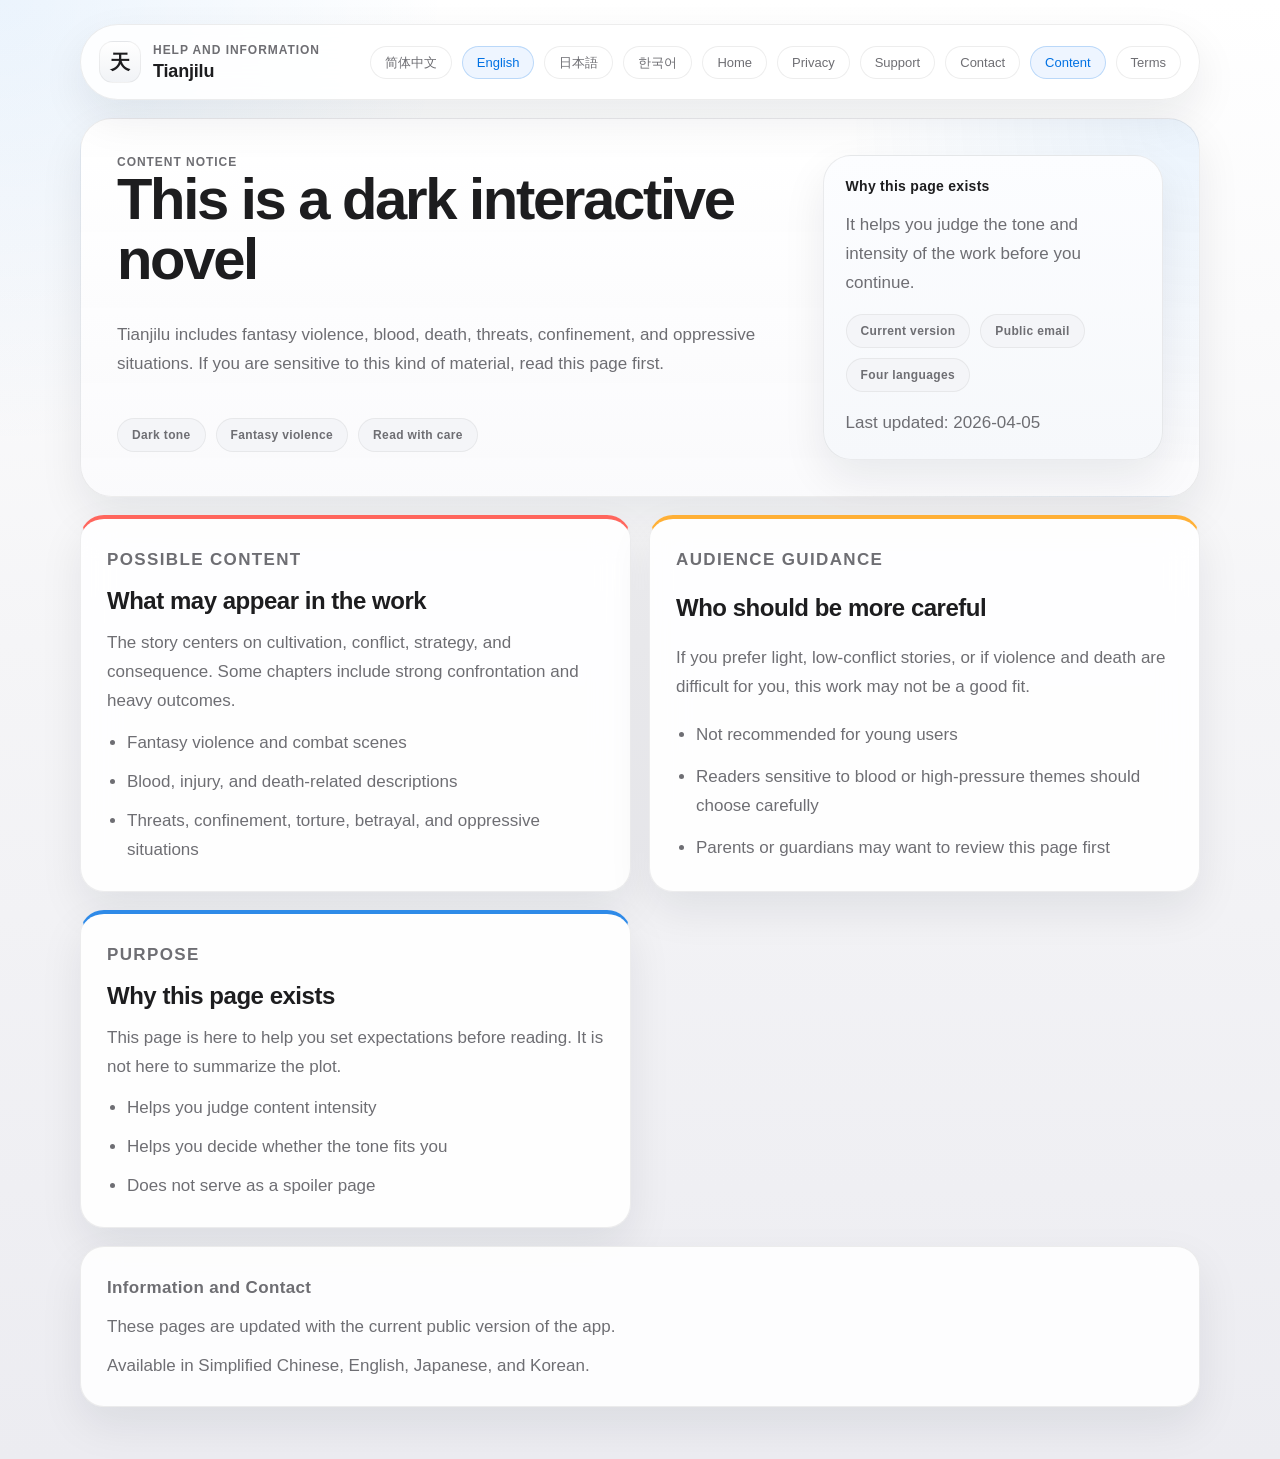
<file: lifescript-solo/content-rating.html>
<!doctype html>
<html lang="zh-Hans">
  <head>
    <meta charset="utf-8" />
    <meta name="viewport" content="width=device-width, initial-scale=1" />
    <title>天机录 · 内容提示</title>
    <meta
      name="description"
      content="了解作品题材、内容强度与适读人群。"
    />
    <link rel="stylesheet" href="./styles.css?v=20260405-5" />
    <script defer src="./translations.js?v=20260405-1"></script>
    <script defer src="./copy-overrides.js?v=20260405-5"></script>
    <script defer src="./site.js?v=20260405-5"></script>
  </head>
  <body data-page="contentRating">
    <main id="app" class="page-shell"></main>
    <noscript>
      <main class="page-shell">
        <div class="empty-state">This site requires JavaScript to render multilingual content.</div>
      </main>
    </noscript>
  </body>
</html>
</file>
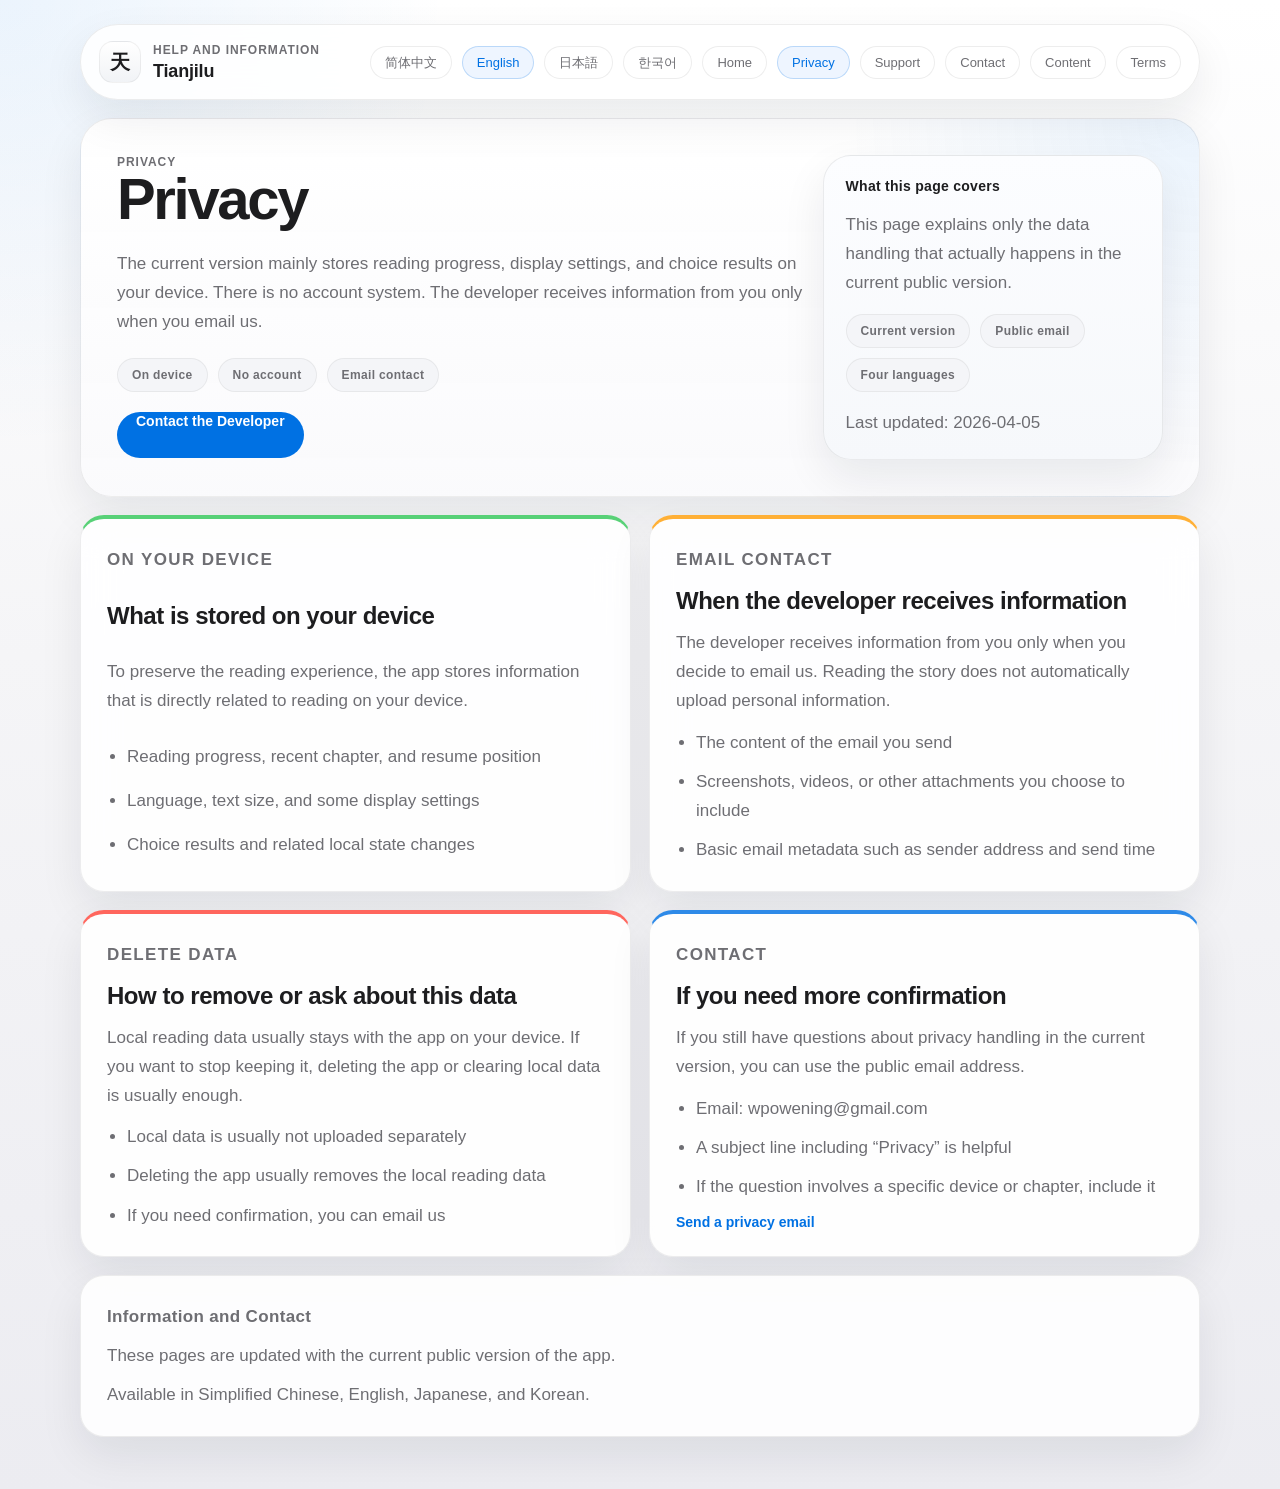
<file: lifescript-solo/privacy.html>
<!doctype html>
<html lang="zh-Hans">
  <head>
    <meta charset="utf-8" />
    <meta name="viewport" content="width=device-width, initial-scale=1" />
    <title>天机录 · 隐私说明</title>
    <meta
      name="description"
      content="了解当前版本会在设备上保存哪些数据，以及开发者何时会收到你提供的信息。"
    />
    <link rel="stylesheet" href="./styles.css?v=20260405-5" />
    <script defer src="./translations.js?v=20260405-1"></script>
    <script defer src="./copy-overrides.js?v=20260405-5"></script>
    <script defer src="./site.js?v=20260405-5"></script>
  </head>
  <body data-page="privacy">
    <main id="app" class="page-shell"></main>
    <noscript>
      <main class="page-shell">
        <div class="empty-state">This site requires JavaScript to render multilingual content.</div>
      </main>
    </noscript>
  </body>
</html>
</file>
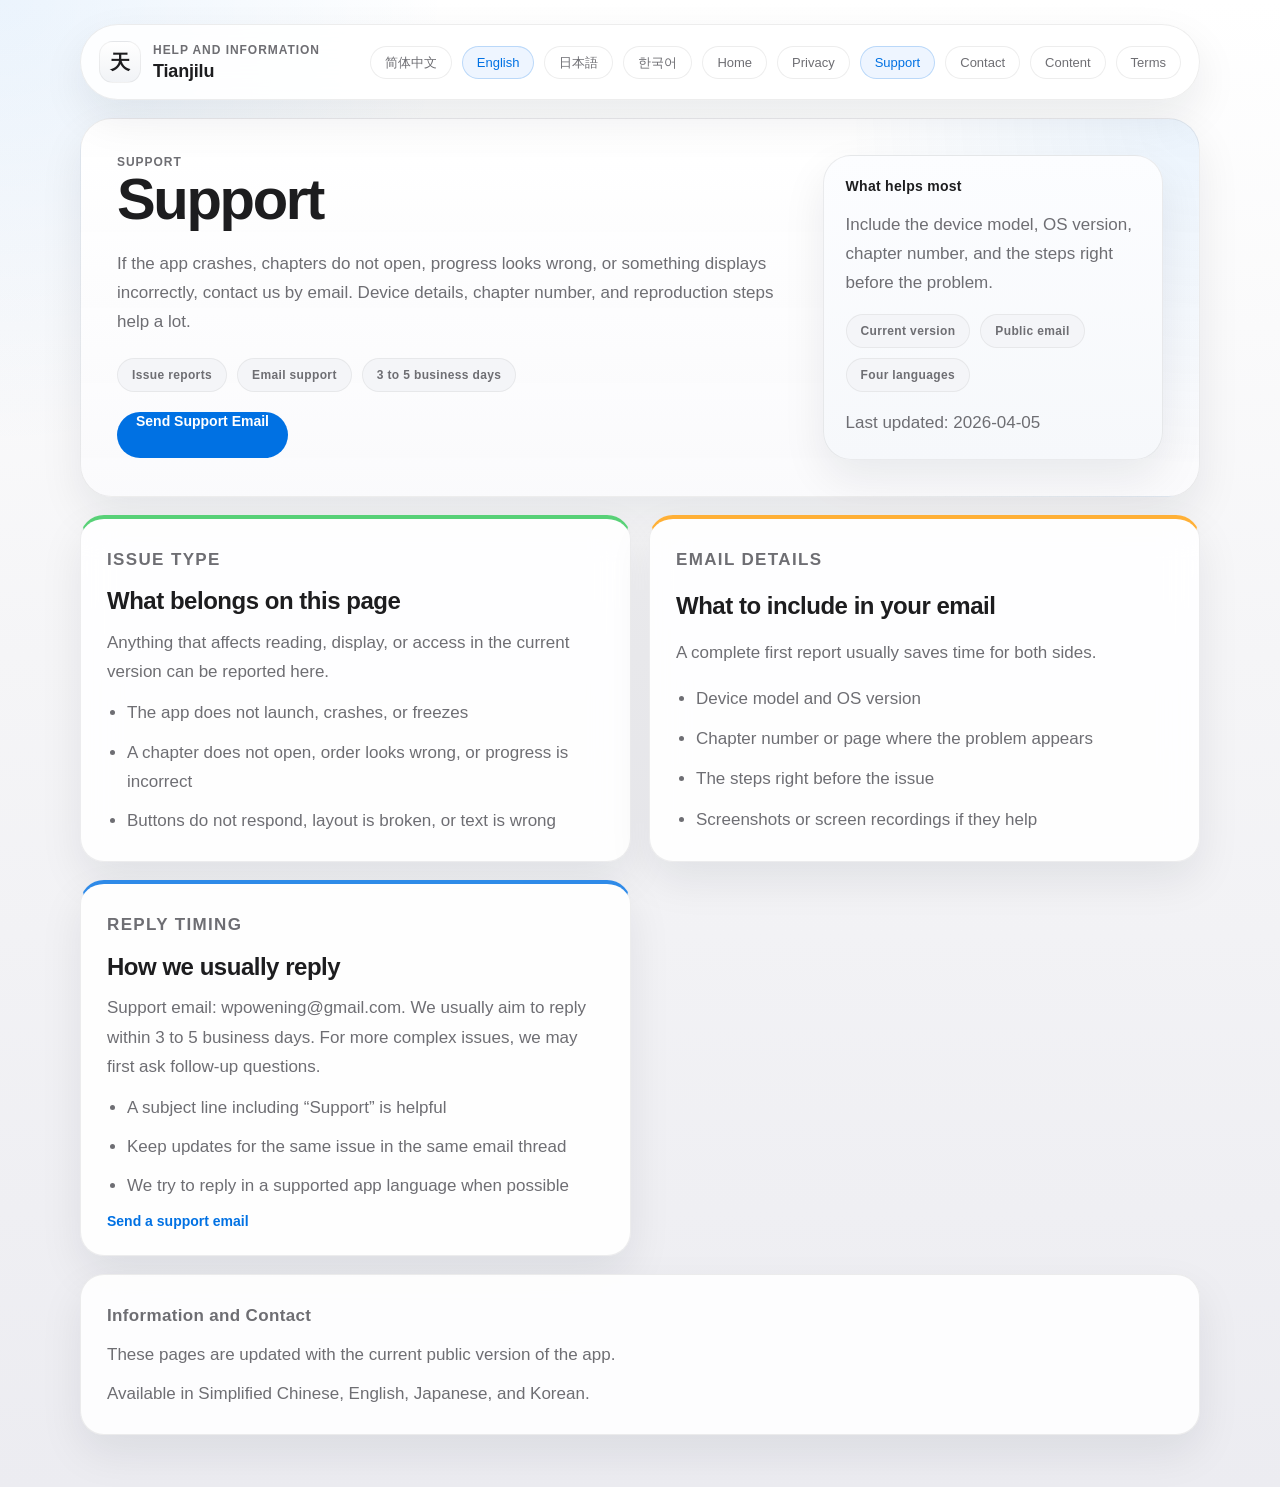
<file: lifescript-solo/support.html>
<!doctype html>
<html lang="zh-Hans">
  <head>
    <meta charset="utf-8" />
    <meta name="viewport" content="width=device-width, initial-scale=1" />
    <title>天机录 · 支持</title>
    <meta
      name="description"
      content="应用闪退、章节异常、进度不对或显示问题，都可以从这里开始反馈。"
    />
    <link rel="stylesheet" href="./styles.css?v=20260405-5" />
    <script defer src="./translations.js?v=20260405-1"></script>
    <script defer src="./copy-overrides.js?v=20260405-5"></script>
    <script defer src="./site.js?v=20260405-5"></script>
  </head>
  <body data-page="support">
    <main id="app" class="page-shell"></main>
    <noscript>
      <main class="page-shell">
        <div class="empty-state">This site requires JavaScript to render multilingual content.</div>
      </main>
    </noscript>
  </body>
</html>
</file>
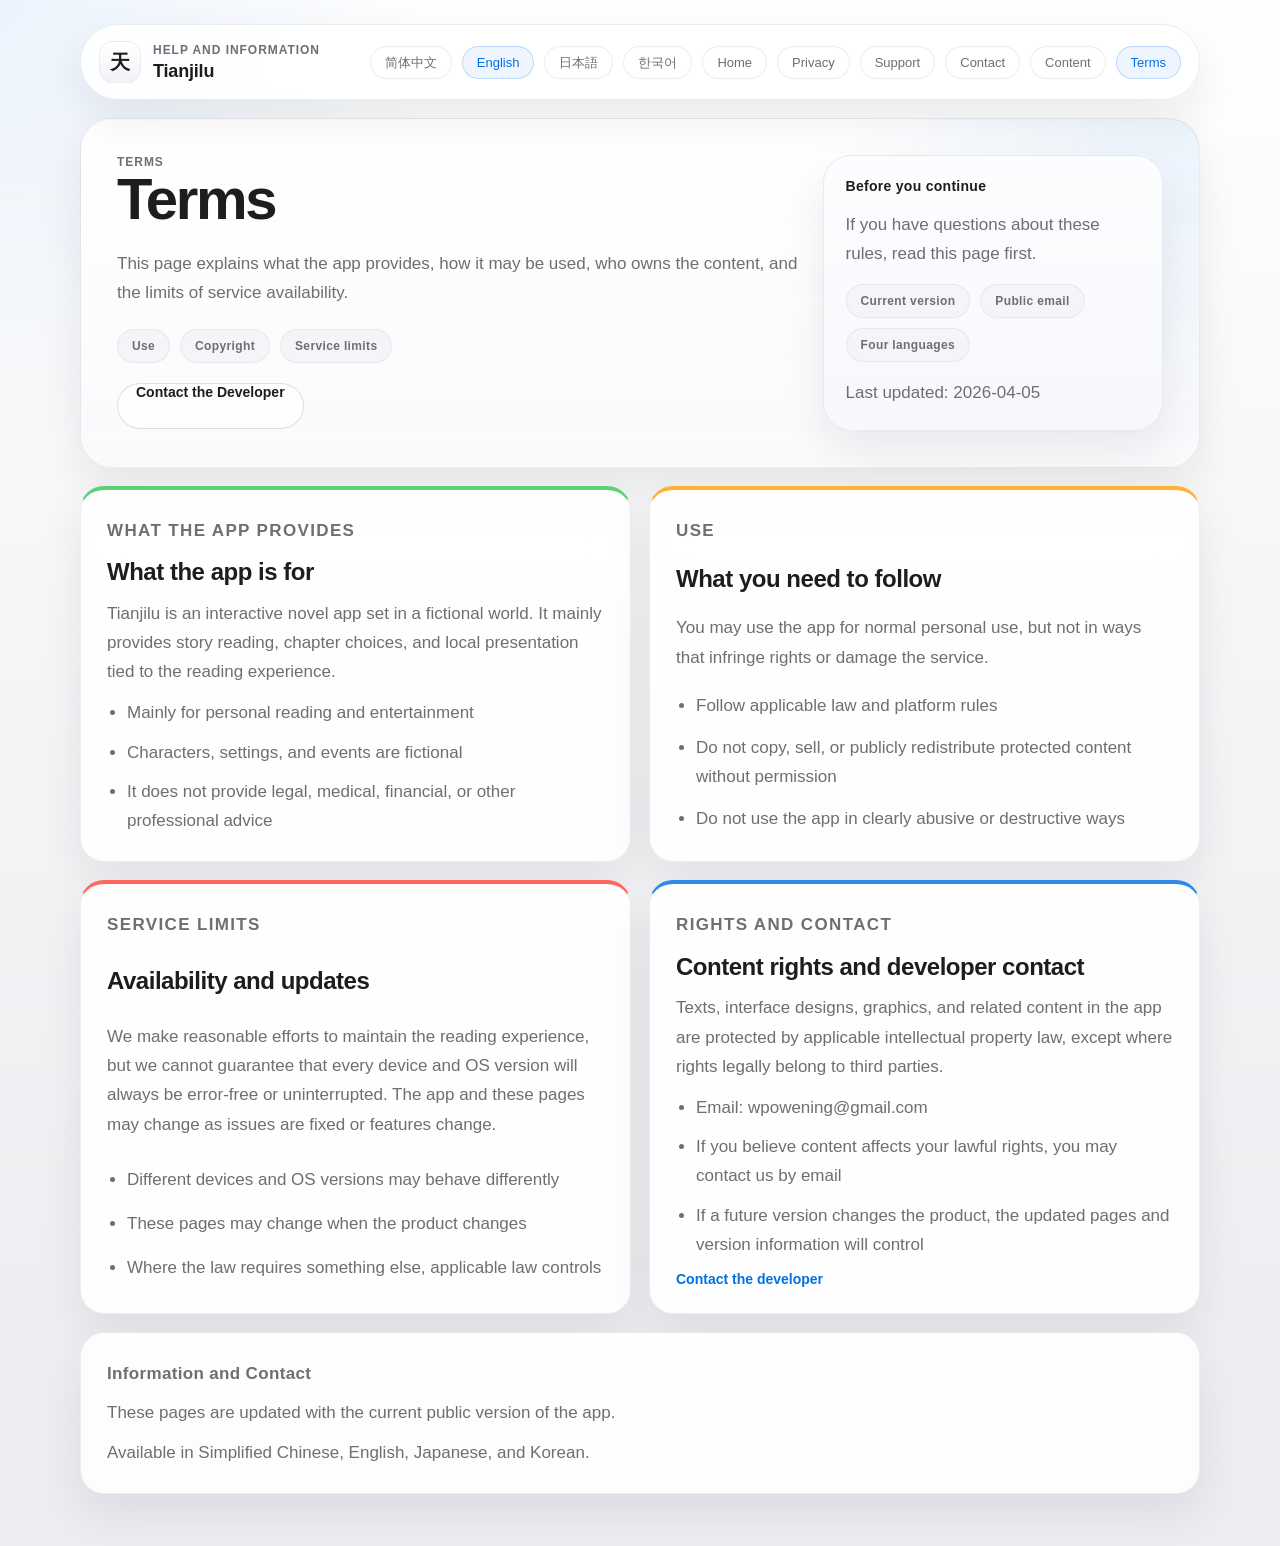
<file: lifescript-solo/terms.html>
<!doctype html>
<html lang="zh-Hans">
  <head>
    <meta charset="utf-8" />
    <meta name="viewport" content="width=device-width, initial-scale=1" />
    <title>天机录 · 服务条款</title>
    <meta
      name="description"
      content="了解应用提供的内容、使用范围、版权和服务边界。"
    />
    <link rel="stylesheet" href="./styles.css?v=20260405-5" />
    <script defer src="./translations.js?v=20260405-1"></script>
    <script defer src="./copy-overrides.js?v=20260405-5"></script>
    <script defer src="./site.js?v=20260405-5"></script>
  </head>
  <body data-page="terms">
    <main id="app" class="page-shell"></main>
    <noscript>
      <main class="page-shell">
        <div class="empty-state">This site requires JavaScript to render multilingual content.</div>
      </main>
    </noscript>
  </body>
</html>
</file>
<file: styles.css>
:root {
  --bg: #0d131b;
  --bg-deep: #0a0f15;
  --surface: rgba(250, 246, 239, 0.94);
  --surface-soft: rgba(255, 251, 246, 0.84);
  --surface-line: rgba(124, 97, 58, 0.2);
  --ink: #171b23;
  --muted: #5f6472;
  --hero-ink: #f6f1e8;
  --hero-muted: rgba(246, 241, 232, 0.78);
  --gold: #c8a66d;
  --gold-deep: #8d6b3e;
  --navy: #1d2d43;
  --shadow-soft: 0 28px 80px rgba(0, 0, 0, 0.22);
  --shadow-deep: 0 42px 120px rgba(0, 0, 0, 0.36);
}

* {
  box-sizing: border-box;
}

html,
body {
  margin: 0;
  padding: 0;
  min-height: 100%;
}

body {
  color: var(--ink);
  background:
    radial-gradient(circle at top left, rgba(200, 166, 109, 0.18), transparent 22rem),
    radial-gradient(circle at top right, rgba(60, 88, 128, 0.24), transparent 24rem),
    radial-gradient(circle at bottom left, rgba(200, 166, 109, 0.08), transparent 26rem),
    linear-gradient(180deg, #111823 0%, var(--bg) 42%, var(--bg-deep) 100%);
  font-family: "Iowan Old Style", "Baskerville", "Times New Roman", "PingFang SC", "Hiragino Sans GB", serif;
  line-height: 1.72;
}

a {
  color: var(--navy);
  text-decoration-thickness: 1px;
  text-underline-offset: 0.18em;
}

p,
li {
  font-size: 1rem;
}

h1,
h2,
h3,
p,
ul {
  margin-top: 0;
}

h1,
h2,
h3 {
  letter-spacing: -0.02em;
}

.site-shell {
  width: min(1180px, calc(100vw - 40px));
  margin: 0 auto;
  padding: 40px 0 80px;
}

.landing-page .site-shell {
  padding-top: 52px;
}

.eyebrow {
  margin-bottom: 14px;
  color: var(--gold);
  font-family: "SF Pro Display", "PingFang SC", sans-serif;
  font-size: 0.8rem;
  font-weight: 700;
  letter-spacing: 0.22em;
  text-transform: uppercase;
}

.hero-block {
  display: grid;
  grid-template-columns: minmax(0, 1.45fr) minmax(280px, 0.75fr);
  gap: 28px;
  padding: 44px;
  border-radius: 36px;
  color: var(--hero-ink);
  background:
    linear-gradient(135deg, rgba(18, 26, 38, 0.96), rgba(29, 45, 67, 0.92)),
    linear-gradient(180deg, rgba(255, 255, 255, 0.04), rgba(255, 255, 255, 0));
  border: 1px solid rgba(200, 166, 109, 0.22);
  box-shadow: var(--shadow-deep);
  position: relative;
  overflow: hidden;
}

.hero-block::before,
.document-hero::before {
  content: "";
  position: absolute;
  inset: 0;
  background:
    radial-gradient(circle at 86% 20%, rgba(200, 166, 109, 0.16), transparent 22rem),
    linear-gradient(120deg, rgba(255, 255, 255, 0.08), transparent 28%);
  pointer-events: none;
}

.hero-copy,
.hero-note,
.document-hero > * {
  position: relative;
  z-index: 1;
}

.hero-copy h1,
.document-hero h1 {
  margin-bottom: 0;
  font-size: clamp(2.5rem, 5.2vw, 4.8rem);
  line-height: 1.02;
}

.hero-lead,
.document-summary,
.note-text {
  color: var(--hero-muted);
}

.hero-lead {
  max-width: 42rem;
  margin: 22px 0 0;
  font-size: 1.12rem;
}

.hero-strip {
  display: flex;
  flex-wrap: wrap;
  gap: 10px;
  margin-top: 24px;
}

.hero-strip span {
  display: inline-flex;
  align-items: center;
  min-height: 34px;
  padding: 0 14px;
  border-radius: 999px;
  border: 1px solid rgba(255, 255, 255, 0.12);
  background: rgba(255, 255, 255, 0.06);
  color: var(--hero-ink);
  font-family: "SF Pro Display", "PingFang SC", sans-serif;
  font-size: 0.82rem;
  letter-spacing: 0.04em;
}

.hero-strip-compact {
  margin-top: 18px;
}

.hero-strip-compact span {
  min-height: 30px;
  padding: 0 12px;
  font-size: 0.76rem;
}

.hero-actions {
  display: flex;
  flex-wrap: wrap;
  gap: 14px;
  margin-top: 30px;
}

.primary-link,
.secondary-link,
.inline-link {
  display: inline-flex;
  align-items: center;
  justify-content: center;
  min-height: 48px;
  padding: 0 20px;
  border-radius: 999px;
  text-decoration: none;
  font-family: "SF Pro Display", "PingFang SC", sans-serif;
  font-weight: 600;
}

.primary-link {
  color: #1a2230;
  background: linear-gradient(135deg, #f1ddba, #c8a66d);
  box-shadow: inset 0 1px 0 rgba(255, 255, 255, 0.36);
}

.secondary-link,
.inline-link {
  color: var(--hero-ink);
  border: 1px solid rgba(255, 255, 255, 0.14);
  background: rgba(255, 255, 255, 0.06);
}

.hero-note {
  align-self: end;
  padding: 24px;
  border-radius: 26px;
  background: rgba(255, 255, 255, 0.06);
  border: 1px solid rgba(255, 255, 255, 0.1);
  backdrop-filter: blur(18px);
}

.note-label,
.feature-kicker,
.aside-title {
  margin-bottom: 10px;
  color: var(--gold-deep);
  font-family: "SF Pro Display", "PingFang SC", sans-serif;
  font-size: 0.78rem;
  font-weight: 700;
  letter-spacing: 0.15em;
  text-transform: uppercase;
}

.intro-grid {
  display: grid;
  grid-template-columns: repeat(2, minmax(0, 1fr));
  gap: 20px;
  margin-top: 24px;
}

.intro-grid-secondary {
  margin-top: 20px;
}

.feature-panel,
.route-panel,
.aside-card,
.document-body,
.document-nav {
  border: 1px solid var(--surface-line);
  background: linear-gradient(180deg, rgba(255, 252, 247, 0.96), var(--surface));
  box-shadow: var(--shadow-soft);
  backdrop-filter: blur(18px);
}

.feature-panel,
.route-panel {
  border-radius: 28px;
  padding: 28px;
  position: relative;
  overflow: hidden;
}

.feature-panel::before,
.route-panel::before,
.aside-card::before,
.document-body::before {
  content: "";
  position: absolute;
  top: 0;
  left: 0;
  right: 0;
  height: 1px;
  background: linear-gradient(90deg, transparent, rgba(200, 166, 109, 0.7), transparent);
  pointer-events: none;
}

.feature-panel h2,
.route-panel h2,
.document-body h2 {
  margin-bottom: 14px;
  font-size: 1.56rem;
}

.feature-panel p:last-child,
.route-panel p:last-child,
.document-section p:last-child,
.document-section ul:last-child {
  margin-bottom: 0;
}

.route-panel {
  margin-top: 20px;
}

.feature-panel p,
.route-panel p,
.document-body p,
.document-body li,
.aside-text,
.aside-list {
  color: var(--muted);
}

.route-list,
.legal-list,
.aside-list {
  margin: 0;
  padding-left: 1.15rem;
}

.route-list li,
.legal-list li,
.aside-list li {
  margin-bottom: 0.7rem;
}

.route-list span {
  display: block;
  margin-bottom: 4px;
  color: var(--muted);
  font-family: "SF Pro Display", "PingFang SC", sans-serif;
  font-size: 0.86rem;
  font-weight: 600;
}

.document-shell {
  padding-top: 24px;
}

.document-nav {
  display: inline-flex;
  gap: 18px;
  margin-bottom: 18px;
  padding: 12px 16px;
  border-radius: 999px;
  font-family: "SF Pro Display", "PingFang SC", sans-serif;
  position: sticky;
  top: 16px;
  z-index: 10;
}

.document-nav a {
  text-decoration: none;
  color: var(--ink);
}

.document-hero {
  display: grid;
  grid-template-columns: minmax(0, 1.4fr) minmax(280px, 0.8fr);
  gap: 24px;
  padding: 34px 36px;
  border-radius: 32px;
  color: var(--hero-ink);
  background:
    linear-gradient(135deg, rgba(18, 26, 38, 0.96), rgba(29, 45, 67, 0.92)),
    linear-gradient(180deg, rgba(255, 255, 255, 0.04), rgba(255, 255, 255, 0));
  border: 1px solid rgba(200, 166, 109, 0.22);
  box-shadow: var(--shadow-deep);
  position: relative;
  overflow: hidden;
}

.policy-meta {
  margin-bottom: 0;
  color: var(--hero-muted);
  font-family: "SF Pro Display", "PingFang SC", sans-serif;
  font-size: 0.9rem;
}

.meta-stack {
  align-self: end;
}

.document-grid {
  display: grid;
  grid-template-columns: 300px minmax(0, 1fr);
  gap: 22px;
  margin-top: 20px;
}

.document-aside {
  display: flex;
  flex-direction: column;
  gap: 16px;
}

.aside-card {
  padding: 22px 20px;
  border-radius: 26px;
  position: sticky;
  top: 18px;
  overflow: hidden;
}

.aside-card + .aside-card {
  position: static;
}

.aside-text,
.aside-list {
  margin-bottom: 0;
  color: var(--muted);
}

.document-body {
  border-radius: 30px;
  padding: 30px 32px;
  position: relative;
  overflow: hidden;
}

.document-section + .document-section {
  margin-top: 30px;
}

.document-section {
  position: relative;
  padding-left: 20px;
}

.document-section::before {
  content: "";
  position: absolute;
  left: 0;
  top: 0.45rem;
  width: 8px;
  height: 8px;
  border-radius: 50%;
  background: linear-gradient(180deg, #d9bc8a, #a67d46);
  box-shadow: 0 0 0 6px rgba(200, 166, 109, 0.08);
}

.legal-block + .legal-block {
  margin-top: 28px;
}

.legal-block {
  padding-top: 4px;
  border-top: 1px solid rgba(29, 45, 67, 0.1);
}

.legal-block:first-of-type {
  border-top: 0;
  padding-top: 0;
}

.legal-block h3 {
  margin-bottom: 10px;
  font-size: 1.05rem;
}

strong {
  color: var(--ink);
}

.site-footer {
  display: flex;
  justify-content: space-between;
  gap: 20px;
  margin-top: 22px;
  padding: 0 4px;
  color: rgba(246, 241, 232, 0.72);
  font-family: "SF Pro Display", "PingFang SC", sans-serif;
  font-size: 0.86rem;
}

.site-footer p {
  margin-bottom: 0;
}

.site-footer-light {
  color: rgba(246, 241, 232, 0.72);
}

@media (max-width: 960px) {
  .hero-block,
  .document-hero,
  .document-grid,
  .intro-grid {
    grid-template-columns: 1fr;
  }

  .aside-card,
  .aside-card + .aside-card {
    position: static;
  }
}

@media (max-width: 920px) {
  .site-shell {
    width: min(100vw - 28px, 1180px);
    padding-bottom: 48px;
  }

  .hero-block,
  .document-hero,
  .document-body,
  .feature-panel,
  .route-panel,
  .aside-card {
    border-radius: 24px;
  }
}

@media (max-width: 560px) {
  .site-shell {
    width: min(100vw - 20px, 1180px);
  }

  .hero-block,
  .document-hero,
  .document-body,
  .feature-panel,
  .route-panel,
  .aside-card {
    padding: 22px;
  }

  .document-nav {
    display: flex;
    width: 100%;
    justify-content: space-between;
    gap: 12px;
  }

  .hero-actions {
    flex-direction: column;
  }

  .primary-link,
  .secondary-link,
  .inline-link {
    width: 100%;
  }

  .site-footer {
    flex-direction: column;
  }
}
</file>
<file: lifescript-solo/styles.css>
:root {
  color-scheme: light;
  --bg: #f5f5f7;
  --bg-strong: #ececf1;
  --surface: rgba(255, 255, 255, 0.84);
  --surface-strong: #ffffff;
  --surface-soft: #fafafc;
  --border: rgba(29, 29, 31, 0.08);
  --border-strong: rgba(29, 29, 31, 0.14);
  --text: #1d1d1f;
  --muted: #6e6e73;
  --blue: #0071e3;
  --blue-soft: #eef5ff;
  --green: #34c759;
  --orange: #ff9f0a;
  --red: #ff453a;
  --indigo: #5856d6;
  --shadow: 0 18px 44px rgba(15, 23, 42, 0.08);
  --radius-xl: 32px;
  --radius-lg: 24px;
  --radius-md: 18px;
  --font-sans: -apple-system, BlinkMacSystemFont, "SF Pro Text", "PingFang SC", "Hiragino Sans", "Noto Sans JP", "Apple SD Gothic Neo", "Helvetica Neue", sans-serif;
}

* {
  box-sizing: border-box;
}

html {
  scroll-behavior: smooth;
}

body {
  margin: 0;
  min-height: 100vh;
  color: var(--text);
  font-family: var(--font-sans);
  background:
    radial-gradient(circle at top left, rgba(0, 113, 227, 0.08), transparent 28rem),
    linear-gradient(180deg, #ffffff 0%, var(--bg) 44%, var(--bg-strong) 100%);
}

body.is-home {
  background:
    radial-gradient(circle at top center, rgba(55, 112, 255, 0.16), transparent 24rem),
    radial-gradient(circle at 15% 10%, rgba(92, 211, 183, 0.12), transparent 20rem),
    linear-gradient(180deg, #f8fbff 0%, #edf1f8 42%, #eef0f5 100%);
}

a {
  color: inherit;
}

.page-shell {
  width: min(1120px, calc(100vw - 32px));
  margin: 0 auto;
  padding: 24px 0 52px;
}

.page-frame {
  display: grid;
  gap: 18px;
}

.home-frame {
  gap: 24px;
}

.topbar,
.hero,
.hero-note,
.grid-card,
.section-card,
.footer {
  border: 1px solid var(--border);
  background: var(--surface);
  box-shadow: var(--shadow);
  backdrop-filter: blur(18px);
}

.topbar {
  position: sticky;
  top: 16px;
  z-index: 30;
  display: flex;
  flex-wrap: wrap;
  align-items: center;
  justify-content: space-between;
  gap: 14px;
  padding: 16px 18px;
  border-radius: 999px;
}

.brand-block {
  display: flex;
  align-items: center;
  gap: 12px;
}

.brand-mark {
  width: 42px;
  height: 42px;
  display: grid;
  place-items: center;
  border-radius: 14px;
  background: linear-gradient(180deg, #ffffff 0%, #f1f3f6 100%);
  color: var(--text);
  font-size: 20px;
  font-weight: 700;
  border: 1px solid rgba(29, 29, 31, 0.06);
}

.brand-copy {
  display: grid;
  gap: 4px;
}

.eyebrow {
  margin: 0;
  color: var(--muted);
  font-size: 12px;
  font-weight: 600;
  letter-spacing: 0.08em;
  text-transform: uppercase;
}

.brand-title {
  margin: 0;
  font-size: 18px;
  font-weight: 650;
  letter-spacing: -0.01em;
}

.toolbar,
.language-switcher,
.nav-links,
.hero-actions,
.hero-strip,
.meta-row {
  display: flex;
  flex-wrap: wrap;
  gap: 10px;
  align-items: center;
}

.chip-button,
.nav-link,
.cta-link {
  appearance: none;
  border: 1px solid var(--border);
  border-radius: 999px;
  background: rgba(255, 255, 255, 0.9);
  color: var(--muted);
  text-decoration: none;
  transition: transform 180ms ease, border-color 180ms ease, background-color 180ms ease, color 180ms ease;
}

.chip-button,
.nav-link {
  padding: 9px 14px;
  font-size: 13px;
  line-height: 1;
  cursor: pointer;
}

.chip-button:hover,
.chip-button[aria-pressed="true"],
.nav-link:hover,
.nav-link.active {
  color: var(--blue);
  border-color: rgba(0, 113, 227, 0.22);
  background: var(--blue-soft);
}

.hero {
  padding: 36px;
  border-radius: var(--radius-xl);
  background:
    radial-gradient(circle at top right, rgba(0, 113, 227, 0.08), transparent 22rem),
    linear-gradient(180deg, rgba(255, 255, 255, 0.98), rgba(250, 250, 252, 0.96));
}

.hero-grid {
  display: grid;
  grid-template-columns: minmax(0, 1.45fr) minmax(280px, 0.72fr);
  gap: 20px;
}

.hero-copy,
.hero-note {
  display: grid;
  gap: 16px;
}

.hero-note {
  align-content: start;
  padding: 22px;
  border-radius: 28px;
  background: linear-gradient(180deg, #fcfdff 0%, #f6f8fb 100%);
}

.home-hero {
  position: relative;
  overflow: hidden;
  padding: 38px;
  border-radius: 38px;
  border: 1px solid rgba(109, 157, 255, 0.16);
  background:
    radial-gradient(circle at 18% 18%, rgba(88, 181, 255, 0.18), transparent 24rem),
    radial-gradient(circle at 82% 22%, rgba(109, 255, 219, 0.16), transparent 22rem),
    linear-gradient(180deg, #0d1324 0%, #101932 44%, #162247 100%);
  box-shadow:
    0 30px 80px rgba(10, 24, 58, 0.18),
    inset 0 1px 0 rgba(255, 255, 255, 0.08);
}

.home-hero::before {
  content: "";
  position: absolute;
  inset: 0;
  pointer-events: none;
  background:
    linear-gradient(120deg, rgba(255, 255, 255, 0.08), transparent 28%),
    radial-gradient(circle at center, rgba(255, 255, 255, 0.04), transparent 38%);
}

.home-hero-grid {
  position: relative;
  z-index: 1;
  display: grid;
  grid-template-columns: minmax(0, 1.02fr) minmax(340px, 0.88fr);
  gap: 28px;
  align-items: center;
}

.home-hero-copy,
.home-hero-visual {
  display: grid;
  gap: 18px;
}

.home-eyebrow,
.home-title,
.home-summary,
.home-hero .hero-strip span,
.home-hero .note-title,
.home-hero .note-copy,
.hero-note-dark .note-copy,
.screen-copy h2,
.screen-copy p,
.screen-topline span,
.stat-value,
.stat-label {
  color: #f6f7fb;
}

.home-eyebrow {
  color: rgba(220, 228, 255, 0.78);
}

.home-title {
  margin: 0;
  font-size: clamp(44px, 7vw, 78px);
  line-height: 0.94;
  letter-spacing: -0.055em;
  max-width: 10.5em;
}

.home-summary {
  margin: 0;
  max-width: 40rem;
  color: rgba(232, 237, 248, 0.82);
  font-size: 19px;
  line-height: 1.86;
}

.home-hero .hero-strip span {
  background: rgba(255, 255, 255, 0.08);
  border-color: rgba(255, 255, 255, 0.12);
  color: rgba(240, 244, 255, 0.88);
}

.home-hero .cta-link.primary {
  background: linear-gradient(180deg, #5fa6ff 0%, #2f7bff 100%);
}

.home-hero .cta-link.secondary {
  color: #eef3ff;
  background: rgba(255, 255, 255, 0.06);
  border-color: rgba(255, 255, 255, 0.12);
}

.hero-stats {
  display: grid;
  grid-template-columns: repeat(4, minmax(0, 1fr));
  gap: 12px;
  margin-top: 6px;
}

.stat-card {
  padding: 16px;
  border-radius: 20px;
  background: rgba(255, 255, 255, 0.06);
  border: 1px solid rgba(255, 255, 255, 0.08);
  backdrop-filter: blur(18px);
}

.stat-value {
  margin: 0;
  font-size: 28px;
  font-weight: 700;
  letter-spacing: -0.04em;
}

.stat-label {
  margin: 6px 0 0;
  color: rgba(223, 230, 245, 0.74);
  font-size: 13px;
}

.mockup-stage {
  position: relative;
  min-height: 530px;
  display: grid;
  place-items: center;
  isolation: isolate;
  transform-style: preserve-3d;
  transform: perspective(1100px) rotateX(var(--tilt-y, 0deg)) rotateY(var(--tilt-x, 0deg));
  transition: transform 220ms ease;
}

.ambient-orb {
  position: absolute;
  border-radius: 999px;
  filter: blur(8px);
  opacity: 0.85;
  animation: floatOrb 9s ease-in-out infinite;
}

.orb-a {
  width: 240px;
  height: 240px;
  top: 28px;
  right: 12px;
  background: radial-gradient(circle, rgba(101, 197, 255, 0.42) 0%, rgba(101, 197, 255, 0) 72%);
}

.orb-b {
  width: 180px;
  height: 180px;
  bottom: 44px;
  left: 18px;
  background: radial-gradient(circle, rgba(100, 255, 206, 0.32) 0%, rgba(100, 255, 206, 0) 72%);
  animation-delay: -3s;
}

.orb-c {
  width: 150px;
  height: 150px;
  top: 140px;
  left: 80px;
  background: radial-gradient(circle, rgba(129, 144, 255, 0.24) 0%, rgba(129, 144, 255, 0) 72%);
  animation-delay: -5s;
}

.floating-sigil {
  position: absolute;
  width: 54px;
  height: 54px;
  display: grid;
  place-items: center;
  border-radius: 999px;
  color: rgba(245, 247, 255, 0.92);
  font-size: 20px;
  font-weight: 700;
  border: 1px solid rgba(255, 255, 255, 0.12);
  background: rgba(255, 255, 255, 0.08);
  box-shadow: 0 12px 28px rgba(10, 20, 48, 0.28);
  backdrop-filter: blur(18px);
  animation: sigilDrift 8s ease-in-out infinite;
}

.sigil-a {
  top: 82px;
  left: 10px;
}

.sigil-b {
  top: 36px;
  right: 34px;
  animation-delay: -2s;
}

.sigil-c {
  bottom: 84px;
  right: 6px;
  animation-delay: -4s;
}

.device-shell {
  position: relative;
  width: min(100%, 360px);
  aspect-ratio: 0.52;
  padding: 14px;
  border-radius: 36px;
  background:
    linear-gradient(180deg, rgba(255, 255, 255, 0.28), rgba(255, 255, 255, 0.08)),
    linear-gradient(180deg, #1e2541 0%, #12172a 100%);
  box-shadow:
    0 28px 80px rgba(3, 12, 37, 0.5),
    inset 0 1px 0 rgba(255, 255, 255, 0.18);
}

.device-screen {
  position: relative;
  height: 100%;
  overflow: hidden;
  padding: 24px;
  border-radius: 26px;
  background:
    radial-gradient(circle at top center, rgba(123, 178, 255, 0.16), transparent 22rem),
    linear-gradient(180deg, rgba(10, 16, 31, 0.98), rgba(18, 28, 52, 0.98));
  border: 1px solid rgba(255, 255, 255, 0.08);
  display: grid;
  gap: 18px;
  align-content: start;
}

.device-screen::before {
  content: "";
  position: absolute;
  inset: 18px;
  border-radius: 22px;
  border: 1px solid rgba(255, 255, 255, 0.06);
  pointer-events: none;
}

.screen-topline {
  display: flex;
  justify-content: space-between;
  gap: 10px;
  font-size: 12px;
  letter-spacing: 0.06em;
  text-transform: uppercase;
}

.screen-badge,
.preview-route span,
.preview-pill-row span {
  display: inline-flex;
  align-items: center;
  justify-content: center;
  min-height: 32px;
  padding: 0 12px;
  border-radius: 999px;
  border: 1px solid rgba(255, 255, 255, 0.12);
  background: rgba(255, 255, 255, 0.08);
  color: #f6f7fb;
  font-size: 12px;
}

.preview-route,
.preview-pill-row {
  display: flex;
  flex-wrap: wrap;
  gap: 10px;
}

.screen-copy {
  display: grid;
  gap: 10px;
  margin-top: 8px;
}

.screen-copy h2 {
  margin: 0;
  font-size: 34px;
  line-height: 1.04;
  letter-spacing: -0.04em;
}

.screen-copy p {
  margin: 0;
  color: rgba(229, 236, 248, 0.78);
  font-size: 16px;
  line-height: 1.72;
}

.hero-note-dark {
  background: linear-gradient(180deg, rgba(255, 255, 255, 0.08), rgba(255, 255, 255, 0.03));
  border-color: rgba(255, 255, 255, 0.08);
}

.hero-note-dark .hero-strip span {
  background: rgba(255, 255, 255, 0.07);
}

.home-section {
  display: grid;
  gap: 20px;
}

.section-head {
  display: grid;
  gap: 10px;
  max-width: 48rem;
}

.home-section-title {
  margin: 0;
  font-size: clamp(32px, 4vw, 50px);
  line-height: 1;
  letter-spacing: -0.04em;
}

.home-section-summary {
  margin: 0;
  color: var(--muted);
  font-size: 18px;
  line-height: 1.8;
}

.showcase-grid {
  display: grid;
  grid-template-columns: minmax(260px, 0.82fr) minmax(0, 1.18fr);
  gap: 18px;
}

.feature-switcher,
.feature-panel,
.journey-step {
  border: 1px solid var(--border);
  background: rgba(255, 255, 255, 0.9);
  box-shadow: var(--shadow);
}

.feature-switcher {
  display: grid;
  gap: 10px;
  padding: 16px;
  border-radius: var(--radius-lg);
}

.feature-tab {
  appearance: none;
  width: 100%;
  text-align: left;
  padding: 16px 18px;
  border-radius: 18px;
  border: 1px solid var(--border);
  background: #ffffff;
  color: var(--text);
  cursor: pointer;
  transition: transform 180ms ease, border-color 180ms ease, box-shadow 180ms ease, background-color 180ms ease;
}

.feature-tab span,
.feature-tab small {
  display: block;
}

.feature-tab span {
  font-size: 18px;
  font-weight: 650;
  letter-spacing: -0.02em;
}

.feature-tab small {
  margin-top: 6px;
  color: var(--muted);
  font-size: 13px;
}

.feature-tab.active,
.feature-tab:hover {
  transform: translateY(-1px);
  border-color: rgba(47, 123, 255, 0.18);
  background: linear-gradient(180deg, rgba(246, 250, 255, 0.98), rgba(238, 245, 255, 0.98));
  box-shadow: 0 18px 34px rgba(25, 53, 105, 0.08);
}

.feature-panel {
  display: grid;
  gap: 14px;
  padding: 24px;
  border-radius: var(--radius-lg);
  min-height: 360px;
}

.feature-panel h3,
.journey-step h3 {
  margin: 0;
  font-size: 32px;
  line-height: 1.08;
  letter-spacing: -0.04em;
}

.feature-body,
.journey-step p {
  margin: 0;
  color: var(--muted);
  font-size: 17px;
  line-height: 1.76;
}

.feature-list {
  margin: 0;
  padding-left: 20px;
  display: grid;
  gap: 10px;
  color: var(--muted);
}

.feature-quote {
  margin-top: auto;
  padding-top: 12px;
  border-top: 1px solid var(--border);
  color: var(--text);
  font-size: 16px;
  font-weight: 600;
}

.journey-grid {
  display: grid;
  grid-template-columns: repeat(3, minmax(0, 1fr));
  gap: 18px;
}

.journey-step {
  position: relative;
  display: grid;
  gap: 12px;
  padding: 24px;
  border-radius: var(--radius-lg);
}

.journey-index {
  width: 44px;
  height: 44px;
  display: grid;
  place-items: center;
  border-radius: 999px;
  background: #f1f5ff;
  color: var(--blue);
  font-weight: 700;
  font-size: 15px;
}

.home-portal-grid {
  grid-template-columns: repeat(3, minmax(0, 1fr));
}

.reveal-on-scroll {
  opacity: 1;
  transform: translateY(0);
  transition: transform 280ms ease, box-shadow 280ms ease;
}

.reveal-on-scroll.is-visible {
  opacity: 1;
  transform: translateY(0);
}

@keyframes floatOrb {
  0%,
  100% {
    transform: translate3d(0, 0, 0) scale(1);
  }
  50% {
    transform: translate3d(0, -14px, 0) scale(1.06);
  }
}

@keyframes sigilDrift {
  0%,
  100% {
    transform: translateY(0);
  }
  50% {
    transform: translateY(-10px);
  }
}

.hero-title {
  margin: 0;
  font-size: clamp(38px, 6vw, 58px);
  line-height: 1.03;
  letter-spacing: -0.04em;
}

.hero-summary,
.note-copy,
.footer p,
.grid-card p,
.section-card p,
.section-card li {
  margin: 0;
  color: var(--muted);
  font-size: 17px;
  line-height: 1.72;
}

.hero-strip span {
  display: inline-flex;
  align-items: center;
  min-height: 34px;
  padding: 0 14px;
  border-radius: 999px;
  background: #f4f5f8;
  border: 1px solid rgba(29, 29, 31, 0.06);
  color: var(--muted);
  font-size: 12px;
  font-weight: 600;
  letter-spacing: 0.03em;
}

.cta-link {
  min-height: 46px;
  padding: 0 18px;
  font-size: 14px;
  font-weight: 600;
  justify-content: center;
}

.cta-link.primary {
  color: #ffffff;
  background: var(--blue);
  border-color: transparent;
}

.cta-link.secondary {
  color: var(--text);
  background: rgba(255, 255, 255, 0.92);
  border-color: var(--border-strong);
}

.cta-link:hover,
.chip-button:hover,
.nav-link:hover,
.grid-card:hover {
  transform: translateY(-1px);
}

.content-grid,
.legal-grid {
  display: grid;
  gap: 18px;
}

.content-grid {
  grid-template-columns: repeat(2, minmax(0, 1fr));
}

.legal-grid {
  grid-template-columns: repeat(2, minmax(0, 1fr));
}

.grid-card,
.section-card,
.footer {
  padding: 26px;
  border-radius: var(--radius-lg);
}

.grid-card {
  display: grid;
  gap: 12px;
  min-height: 220px;
  text-decoration: none;
  background: rgba(255, 255, 255, 0.9);
}

.grid-card h2,
.section-card h2 {
  margin: 0;
  font-size: 24px;
  line-height: 1.24;
  letter-spacing: -0.02em;
}

.card-link,
.inline-link {
  color: var(--blue);
  font-size: 14px;
  font-weight: 600;
  text-decoration: none;
}

.card-link {
  margin-top: auto;
}

.section-card {
  display: grid;
  gap: 12px;
  background: rgba(255, 255, 255, 0.9);
}

.section-kicker {
  margin: 0;
  color: var(--muted);
  font-size: 12px;
  font-weight: 600;
  letter-spacing: 0.08em;
  text-transform: uppercase;
}

.section-card ul {
  margin: 0;
  padding-left: 20px;
  display: grid;
  gap: 10px;
}

.inline-link {
  display: inline-flex;
  align-items: center;
}

.note-title {
  margin: 0;
  font-size: 14px;
  font-weight: 700;
  letter-spacing: 0.02em;
}

.footer {
  display: grid;
  gap: 10px;
  background: rgba(255, 255, 255, 0.88);
}

.highlight-jade {
  border-top: 4px solid rgba(52, 199, 89, 0.82);
}

.highlight-gold {
  border-top: 4px solid rgba(255, 159, 10, 0.82);
}

.highlight-sapphire {
  border-top: 4px solid rgba(0, 113, 227, 0.82);
}

.highlight-crimson {
  border-top: 4px solid rgba(255, 69, 58, 0.82);
}

.empty-state {
  padding: 28px;
  border-radius: var(--radius-lg);
  border: 1px solid var(--border);
  background: var(--surface-strong);
}

@media (max-width: 920px) {
  .topbar {
    position: static;
    border-radius: 28px;
  }

  .home-hero,
  .hero {
    padding: 26px;
  }

  .home-hero-grid,
  .hero-grid,
  .content-grid,
  .legal-grid,
  .showcase-grid,
  .journey-grid,
  .home-portal-grid {
    grid-template-columns: 1fr;
  }

  .hero-stats {
    grid-template-columns: repeat(2, minmax(0, 1fr));
  }

  .mockup-stage {
    min-height: 460px;
  }
}

@media (max-width: 640px) {
  .page-shell {
    width: min(100vw - 20px, 1120px);
    padding: 14px 0 36px;
  }

  .toolbar {
    width: 100%;
    display: grid;
    gap: 8px;
  }

  .language-switcher,
  .nav-links {
    flex-wrap: nowrap;
    overflow-x: auto;
    padding-bottom: 2px;
    scrollbar-width: none;
  }

  .language-switcher::-webkit-scrollbar,
  .nav-links::-webkit-scrollbar {
    display: none;
  }

  .topbar,
  .home-hero,
  .hero,
  .hero-note,
  .grid-card,
  .section-card,
  .footer {
    border-radius: 22px;
  }

  .topbar,
  .grid-card,
  .section-card,
  .footer {
    padding: 18px;
  }

  .home-hero,
  .hero {
    padding: 24px;
  }

  .home-title,
  .hero-title {
    font-size: 34px;
  }

  .home-summary,
  .hero-summary,
  .note-copy,
  .footer p,
  .grid-card p,
  .section-card p,
  .section-card li {
    font-size: 15px;
    line-height: 1.66;
  }

  .home-section-title,
  .feature-panel h3,
  .screen-copy h2 {
    font-size: 28px;
  }

  .hero-stats {
    grid-template-columns: 1fr 1fr;
  }

  .stat-card,
  .feature-switcher,
  .feature-panel,
  .journey-step {
    padding: 18px;
  }

  .mockup-stage {
    min-height: 400px;
  }

  .device-shell {
    width: min(100%, 300px);
  }

  .hero-actions {
    width: 100%;
  }

  .cta-link {
    width: 100%;
  }
}
</file>
